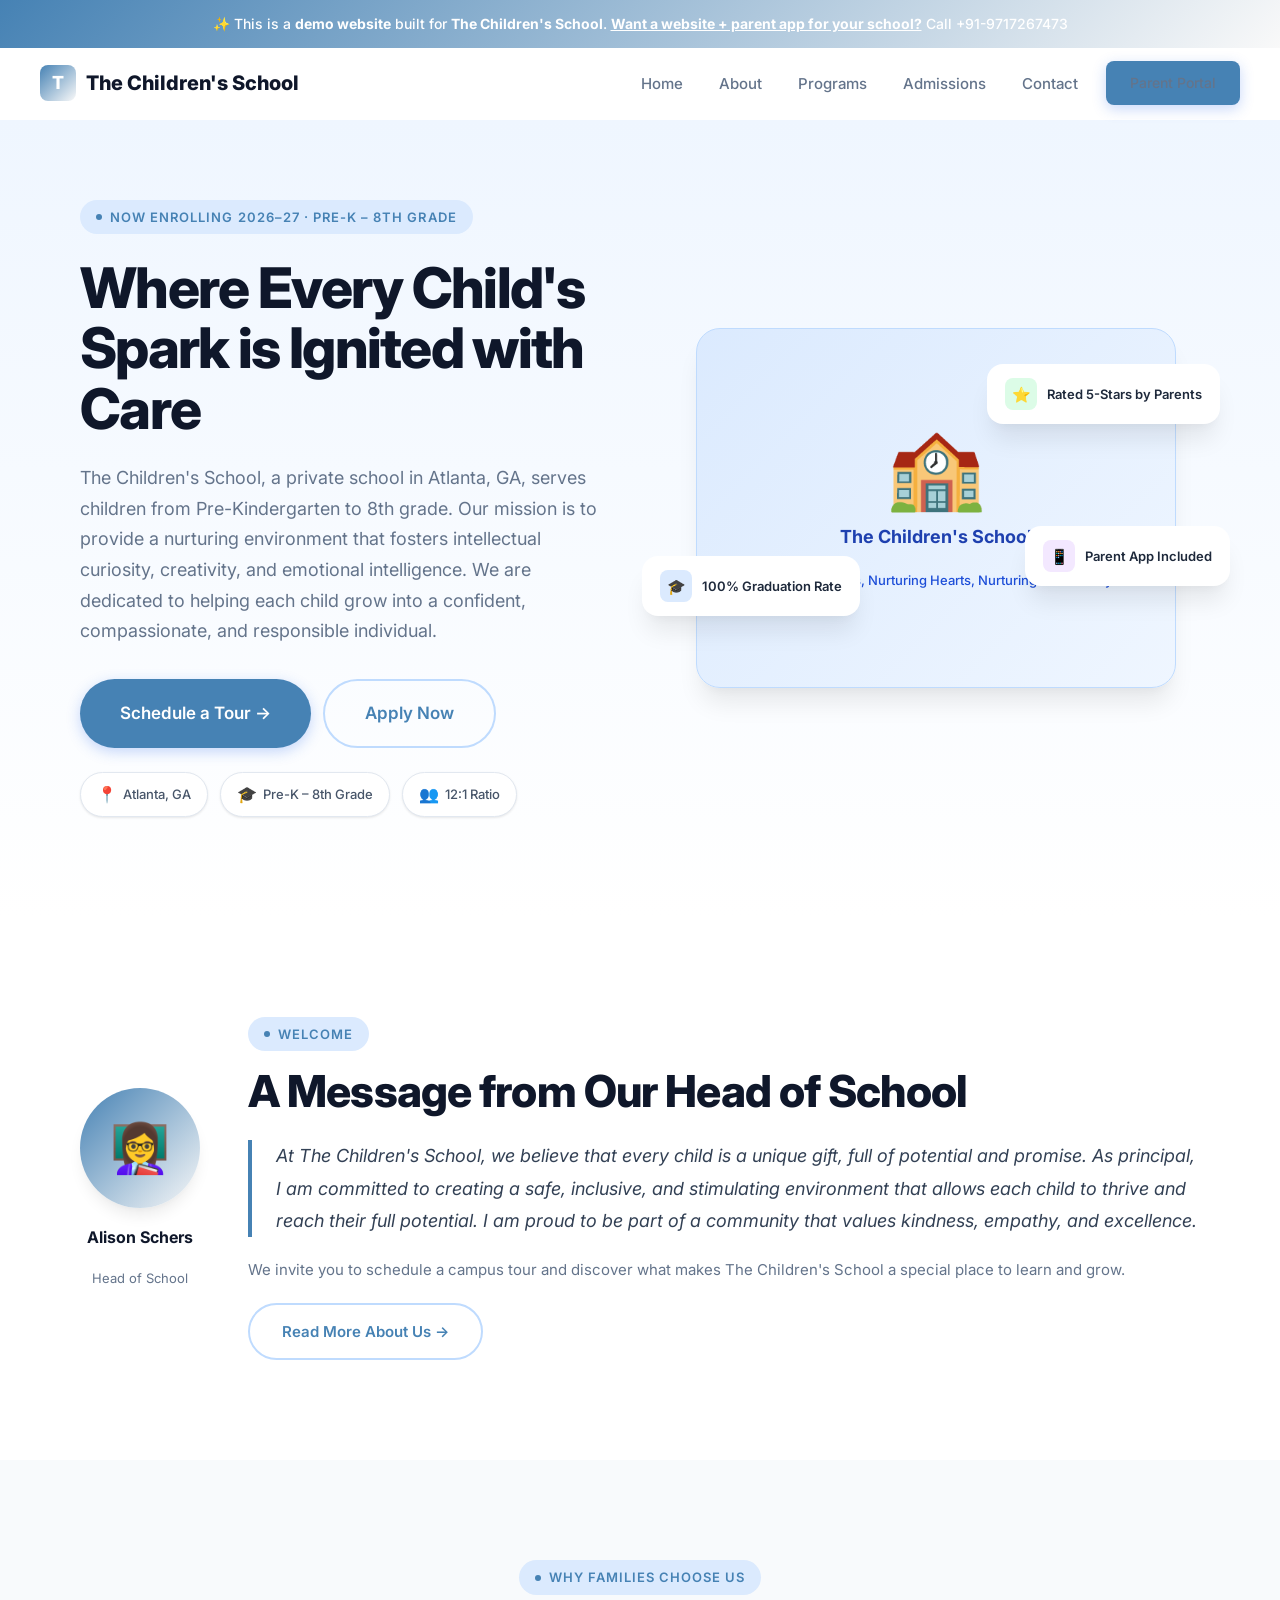
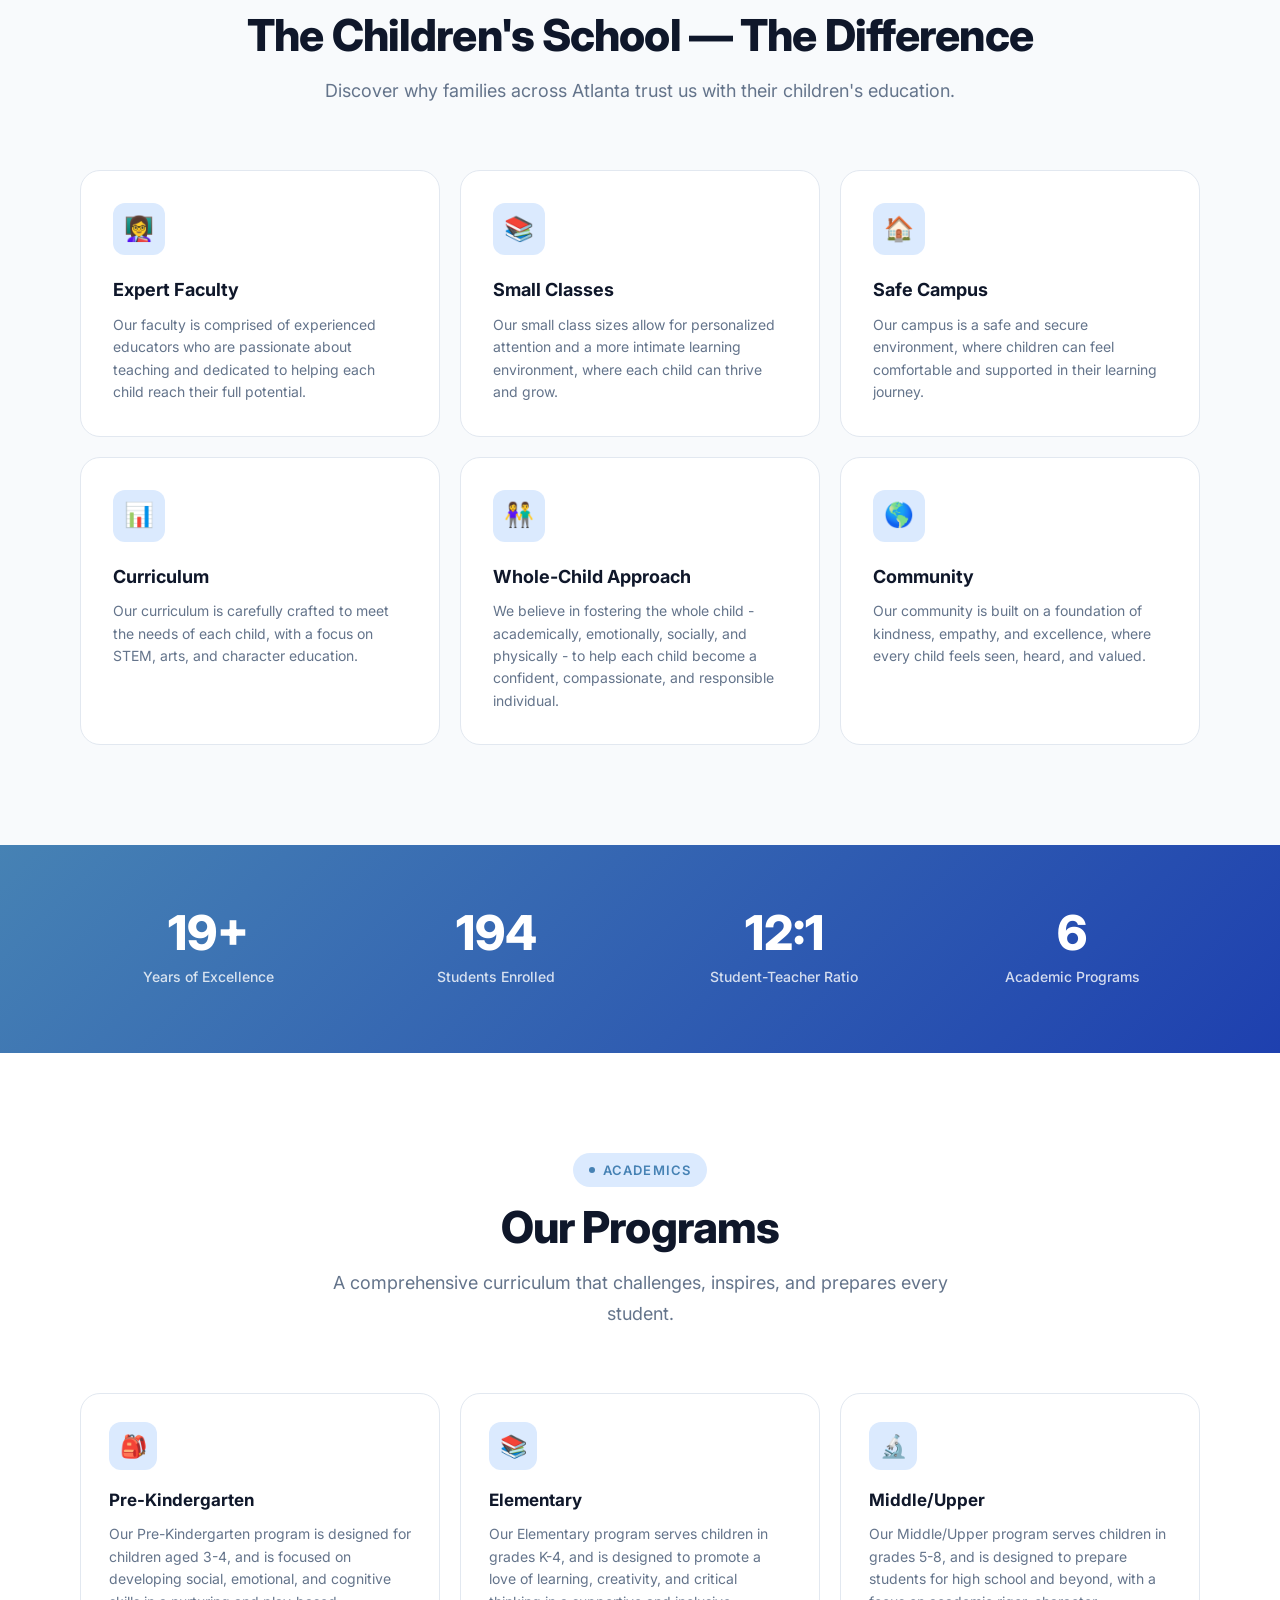
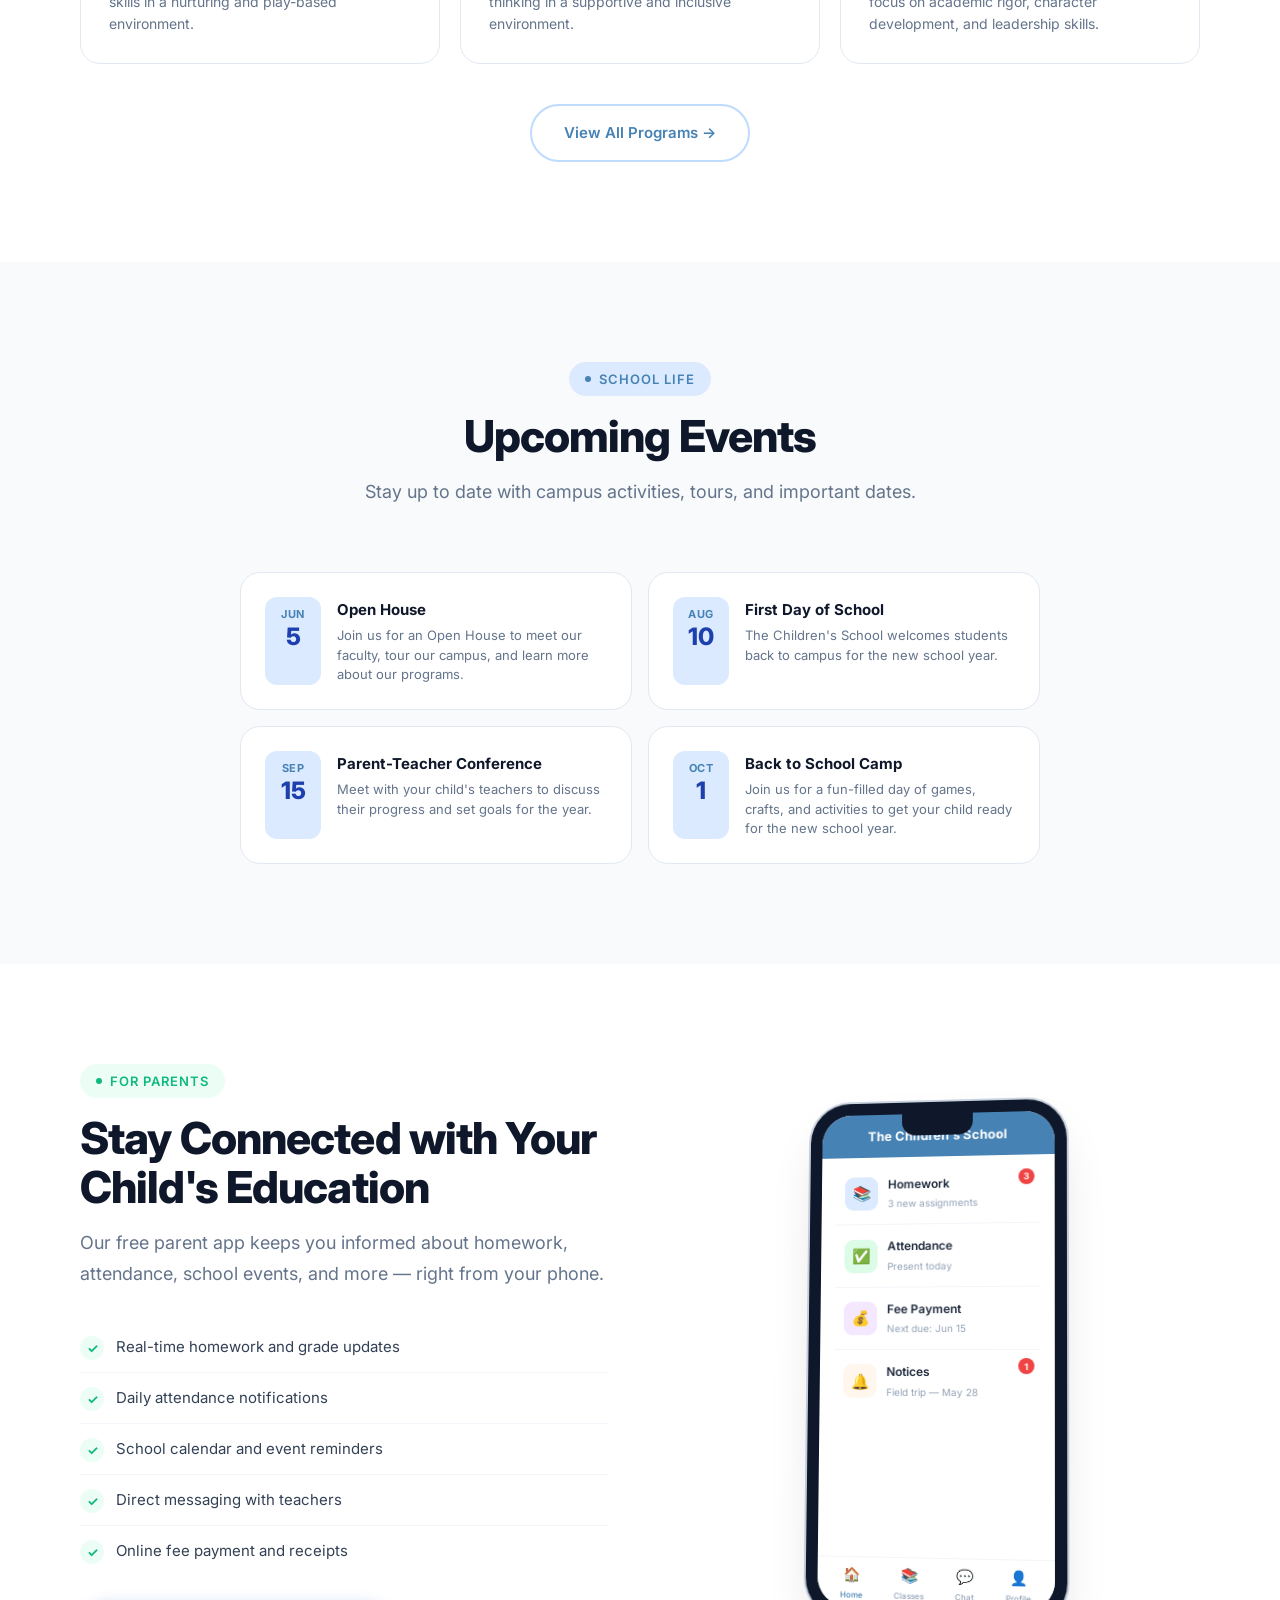
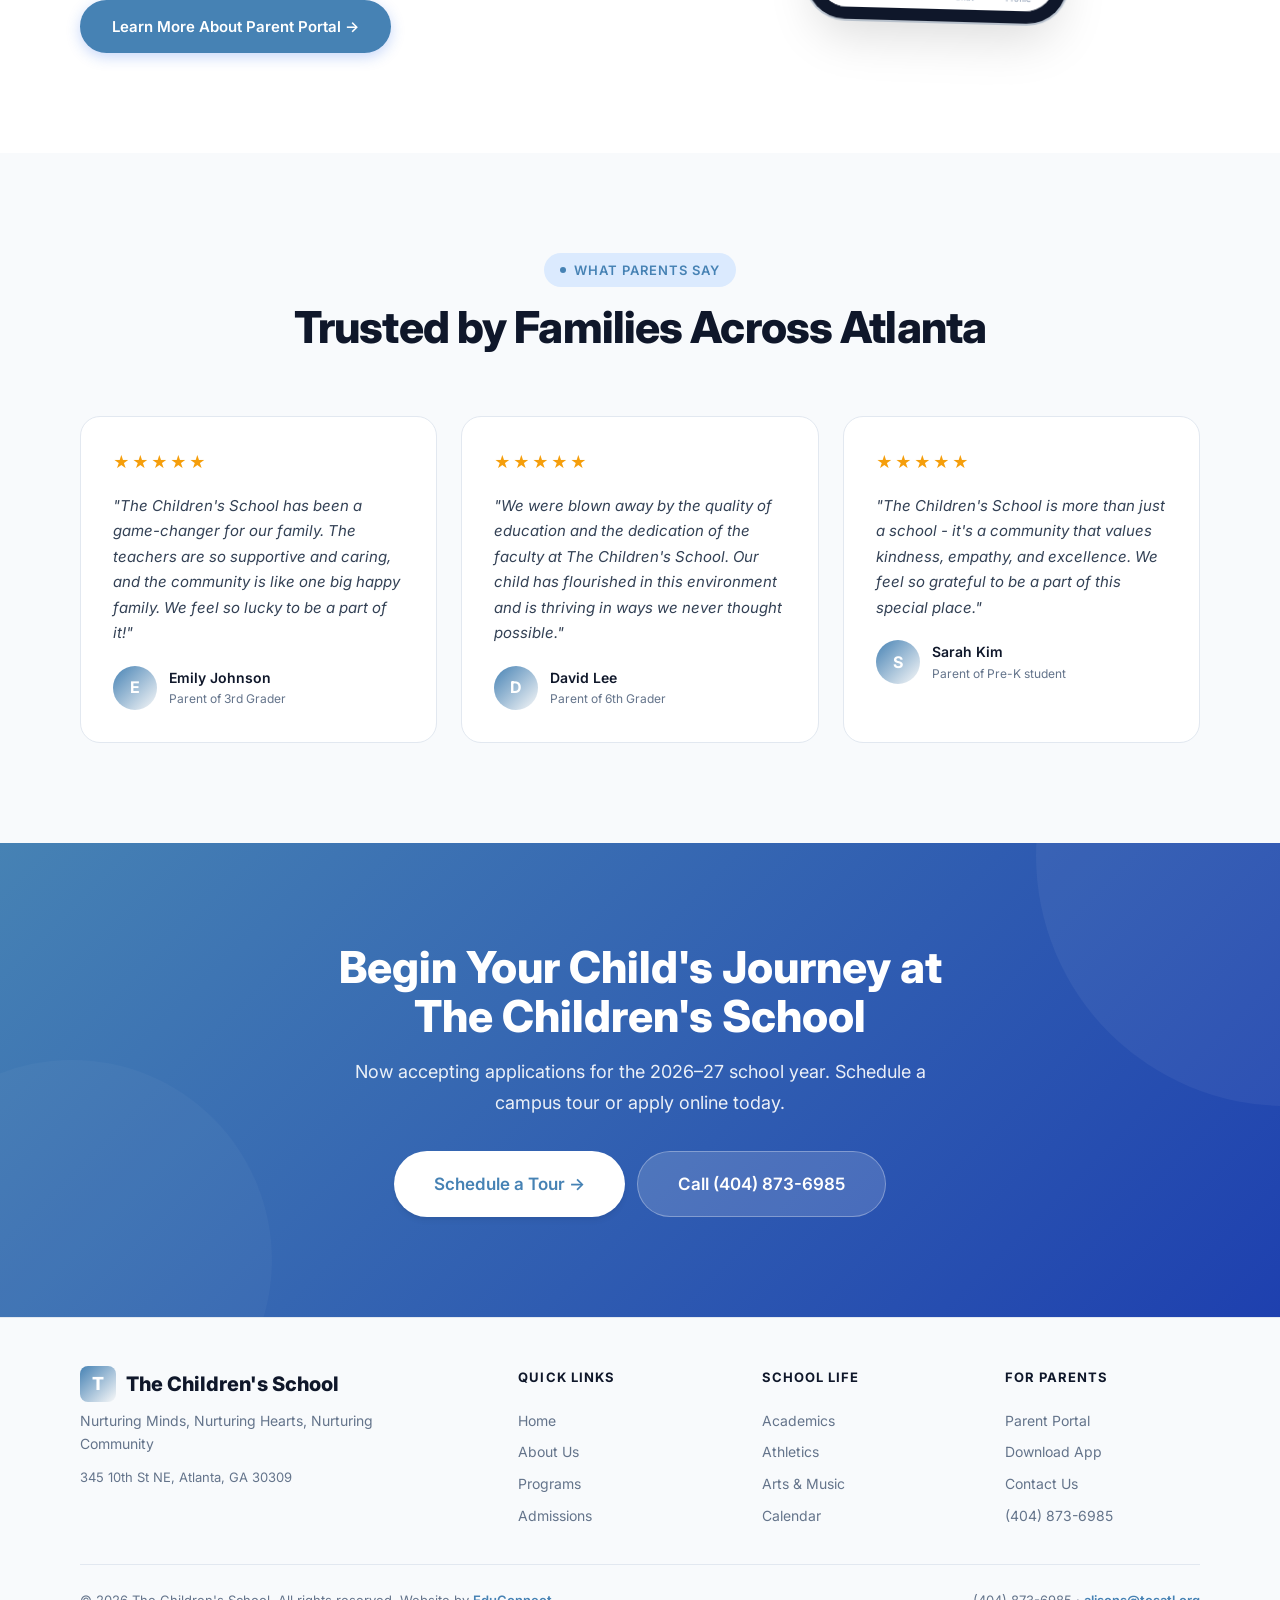
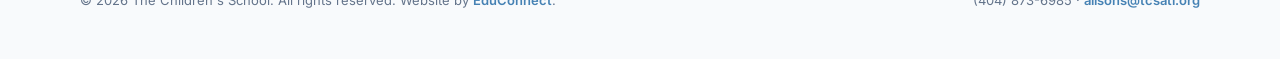
<file: index.html>
<!DOCTYPE html><html lang="en"><head>
  <meta charset="UTF-8"><meta name="viewport" content="width=device-width,initial-scale=1.0">
  <title>Home — The Children's School</title>
  <meta name="description" content="Home — The Children's School, a premier school in Atlanta, GA serving Pre-K – 8th Grade.">
  <meta property="og:title" content="Home — The Children's School"><meta property="og:type" content="website">
  <link rel="preconnect" href="https://fonts.googleapis.com"><link rel="preconnect" href="https://fonts.gstatic.com" crossorigin>
  <link href="https://fonts.googleapis.com/css2?family=Inter:wght@400;500;600;700;800&display=swap" rel="stylesheet">
  <link rel="stylesheet" href="/styles.css"><script src="/main.js" defer></script>
</head><body><div class="demo-banner">
  ✨ This is a <strong>demo website</strong> built for <strong>The Children's School</strong>.
  <a href="mailto:bhupender@myfirststepschool.com">Want a website + parent app for your school?</a> Call +91-9717267473
</div>
<nav class="navbar">
  <a href="/" class="logo"><span class="logo-icon">T</span>The Children's School</a>
  <div class="nav-links">
    <a href="/">Home</a>
    <a href="/about.html">About</a>
    <a href="/programs.html">Programs</a>
    <a href="/admissions.html">Admissions</a>
    <a href="/contact.html">Contact</a>
    <a href="/parents.html" class="btn btn-primary" style="padding:10px 24px;font-size:14px">Parent Portal</a>
  </div>
  <button class="hamburger" aria-label="Toggle menu"><span></span><span></span><span></span></button>
</nav><main>
<section class="hero"><div class="container"><div class="hero-inner">
  <div class="hero-content">
    <div class="badge animate-on-scroll mb-6">Now Enrolling 2026–27 · Pre-K – 8th Grade</div>
    <h1 class="heading-xl animate-on-scroll mb-6">Where Every Child's Spark is Ignited with Care</h1>
    <p class="text-lg text-muted animate-on-scroll mb-8">The Children's School, a private school in Atlanta, GA, serves children from Pre-Kindergarten to 8th grade. Our mission is to provide a nurturing environment that fosters intellectual curiosity, creativity, and emotional intelligence. We are dedicated to helping each child grow into a confident, compassionate, and responsible individual.</p>
    <div class="hero-actions animate-on-scroll">
      <a href="/admissions.html" class="btn btn-primary btn-lg">Schedule a Tour →</a>
      <a href="/admissions.html" class="btn btn-outline btn-lg">Apply Now</a>
    </div>
    <div class="hero-info-cards animate-on-scroll" style="margin-top:24px">
      <div class="info-chip"><span class="ic-icon">📍</span> Atlanta, GA</div>
      <div class="info-chip"><span class="ic-icon">🎓</span> Pre-K – 8th Grade</div>
      <div class="info-chip"><span class="ic-icon">👥</span> 12:1 Ratio</div>
    </div>
  </div>
  <div class="hero-visual animate-on-scroll">
    <div class="school-illustration"><div class="school-illustration-inner">
      <div class="school-building">🏫</div><h3>The Children's School</h3><p>Nurturing Minds, Nurturing Hearts, Nurturing Community</p>
    </div></div>
    <div class="float-card card-1"><div class="fc-icon green">⭐</div>Rated 5-Stars by Parents</div>
    <div class="float-card card-2"><div class="fc-icon blue">🎓</div>100% Graduation Rate</div>
    <div class="float-card card-3"><div class="fc-icon purple">📱</div>Parent App Included</div>
  </div>
</div></div></section>

<section class="welcome-section section-padding"><div class="container"><div class="welcome-grid">
  <div class="principal-card animate-on-scroll">
    <div class="principal-avatar">👩‍🏫</div>
    <div class="principal-name">Alison Schers</div><div class="principal-title">Head of School</div>
  </div>
  <div class="welcome-text animate-on-scroll">
    <div class="badge mb-4">Welcome</div>
    <h2 class="heading-lg mb-6">A Message from Our Head of School</h2>
    <blockquote>At The Children's School, we believe that every child is a unique gift, full of potential and promise. As principal, I am committed to creating a safe, inclusive, and stimulating environment that allows each child to thrive and reach their full potential. I am proud to be part of a community that values kindness, empathy, and excellence.</blockquote>
    <p>We invite you to schedule a campus tour and discover what makes The Children's School a special place to learn and grow.</p>
    <a href="/about.html" class="btn btn-outline" style="margin-top:20px">Read More About Us →</a>
  </div>
</div></div></section>

<section class="features-section section-padding"><div class="container">
  <div class="text-center mb-16">
    <div class="badge animate-on-scroll mb-4">Why Families Choose Us</div>
    <h2 class="heading-lg animate-on-scroll mb-4">The Children's School — The Difference</h2>
    <p class="text-lg text-muted max-w-lg mx-auto animate-on-scroll">Discover why families across Atlanta trust us with their children's education.</p>
  </div>
  <div class="features-grid">
      <div class="feature-card animate-on-scroll stagger-1">
        <div class="feature-icon">👩‍🏫</div><h3>Expert Faculty</h3><p>Our faculty is comprised of experienced educators who are passionate about teaching and dedicated to helping each child reach their full potential.</p>
      </div>
      <div class="feature-card animate-on-scroll stagger-2">
        <div class="feature-icon">📚</div><h3>Small Classes</h3><p>Our small class sizes allow for personalized attention and a more intimate learning environment, where each child can thrive and grow.</p>
      </div>
      <div class="feature-card animate-on-scroll stagger-3">
        <div class="feature-icon">🏠</div><h3>Safe Campus</h3><p>Our campus is a safe and secure environment, where children can feel comfortable and supported in their learning journey.</p>
      </div>
      <div class="feature-card animate-on-scroll stagger-4">
        <div class="feature-icon">📊</div><h3>Curriculum</h3><p>Our curriculum is carefully crafted to meet the needs of each child, with a focus on STEM, arts, and character education.</p>
      </div>
      <div class="feature-card animate-on-scroll stagger-5">
        <div class="feature-icon">👫</div><h3>Whole-Child Approach</h3><p>We believe in fostering the whole child - academically, emotionally, socially, and physically - to help each child become a confident, compassionate, and responsible individual.</p>
      </div>
      <div class="feature-card animate-on-scroll stagger-6">
        <div class="feature-icon">🌎</div><h3>Community</h3><p>Our community is built on a foundation of kindness, empathy, and excellence, where every child feels seen, heard, and valued.</p>
      </div></div>
</div></section>

<section class="stats-section"><div class="container"><div class="stats-grid">
  <div class="animate-on-scroll stagger-1"><div class="stat-value" data-count="20" data-suffix="+">0+</div><div class="stat-label">Years of Excellence</div></div>
  <div class="animate-on-scroll stagger-2"><div class="stat-value" data-count="200">0</div><div class="stat-label">Students Enrolled</div></div>
  <div class="animate-on-scroll stagger-3"><div class="stat-value">12:1</div><div class="stat-label">Student-Teacher Ratio</div></div>
  <div class="animate-on-scroll stagger-4"><div class="stat-value" data-count="6">0</div><div class="stat-label">Academic Programs</div></div>
</div></div></section>

<section class="programs-section section-padding"><div class="container">
  <div class="text-center mb-16">
    <div class="badge animate-on-scroll mb-4">Academics</div>
    <h2 class="heading-lg animate-on-scroll mb-4">Our Programs</h2>
    <p class="text-lg text-muted max-w-lg mx-auto animate-on-scroll">A comprehensive curriculum that challenges, inspires, and prepares every student.</p>
  </div>
  <div class="programs-grid">
      <div class="program-card animate-on-scroll stagger-1">
        <div class="program-icon">🎒</div><h3>Pre-Kindergarten</h3><p>Our Pre-Kindergarten program is designed for children aged 3-4, and is focused on developing social, emotional, and cognitive skills in a nurturing and play-based environment.</p>
      </div>
      <div class="program-card animate-on-scroll stagger-2">
        <div class="program-icon">📚</div><h3>Elementary</h3><p>Our Elementary program serves children in grades K-4, and is designed to promote a love of learning, creativity, and critical thinking in a supportive and inclusive environment.</p>
      </div>
      <div class="program-card animate-on-scroll stagger-3">
        <div class="program-icon">🔬</div><h3>Middle/Upper</h3><p>Our Middle/Upper program serves children in grades 5-8, and is designed to prepare students for high school and beyond, with a focus on academic rigor, character development, and leadership skills.</p>
      </div></div>
  <div class="text-center animate-on-scroll" style="margin-top:40px"><a href="/programs.html" class="btn btn-outline">View All Programs →</a></div>
</div></section>

<section class="events-section section-padding"><div class="container">
  <div class="text-center mb-16">
    <div class="badge animate-on-scroll mb-4">School Life</div>
    <h2 class="heading-lg animate-on-scroll mb-4">Upcoming Events</h2>
    <p class="text-lg text-muted max-w-lg mx-auto animate-on-scroll">Stay up to date with campus activities, tours, and important dates.</p>
  </div>
  <div class="events-grid"><div class="event-card animate-on-scroll stagger-1">
        <div class="event-date"><div class="month">Jun</div><div class="day">5</div></div>
        <div class="event-info"><h4>Open House</h4><p>Join us for an Open House to meet our faculty, tour our campus, and learn more about our programs.</p></div>
      </div><div class="event-card animate-on-scroll stagger-2">
        <div class="event-date"><div class="month">Aug</div><div class="day">10</div></div>
        <div class="event-info"><h4>First Day of School</h4><p>The Children's School welcomes students back to campus for the new school year.</p></div>
      </div><div class="event-card animate-on-scroll stagger-3">
        <div class="event-date"><div class="month">Sep</div><div class="day">15</div></div>
        <div class="event-info"><h4>Parent-Teacher Conference</h4><p>Meet with your child's teachers to discuss their progress and set goals for the year.</p></div>
      </div><div class="event-card animate-on-scroll stagger-4">
        <div class="event-date"><div class="month">Oct</div><div class="day">1</div></div>
        <div class="event-info"><h4>Back to School Camp</h4><p>Join us for a fun-filled day of games, crafts, and activities to get your child ready for the new school year.</p></div>
      </div></div>
</div></section>

<section class="portal-section section-padding"><div class="container"><div class="portal-grid">
  <div>
    <div class="badge accent animate-on-scroll mb-4">For Parents</div>
    <h2 class="heading-lg animate-on-scroll mb-4">Stay Connected with Your Child's Education</h2>
    <p class="text-lg text-muted animate-on-scroll mb-8">Our free parent app keeps you informed about homework, attendance, school events, and more — right from your phone.</p>
    <ul class="portal-features animate-on-scroll">
      <li><span class="pf-icon">✓</span>Real-time homework and grade updates</li>
      <li><span class="pf-icon">✓</span>Daily attendance notifications</li>
      <li><span class="pf-icon">✓</span>School calendar and event reminders</li>
      <li><span class="pf-icon">✓</span>Direct messaging with teachers</li>
      <li><span class="pf-icon">✓</span>Online fee payment and receipts</li>
    </ul>
    <a href="/parents.html" class="btn btn-primary animate-on-scroll" style="margin-top:24px">Learn More About Parent Portal →</a>
  </div>
  <div class="animate-on-scroll" style="display:flex;justify-content:center">
    <div class="phone-mockup"><div class="phone-screen">
      <div class="phone-status-bar">The Children's School</div>
      <div class="phone-screen-content">
        <div class="phone-nav-item"><div class="phone-nav-icon blue">📚</div><div><div class="phone-nav-label">Homework</div><div class="phone-nav-sub">3 new assignments</div></div><div class="phone-badge">3</div></div>
        <div class="phone-nav-item"><div class="phone-nav-icon green">✅</div><div><div class="phone-nav-label">Attendance</div><div class="phone-nav-sub">Present today</div></div></div>
        <div class="phone-nav-item"><div class="phone-nav-icon purple">💰</div><div><div class="phone-nav-label">Fee Payment</div><div class="phone-nav-sub">Next due: Jun 15</div></div></div>
        <div class="phone-nav-item"><div class="phone-nav-icon orange">🔔</div><div><div class="phone-nav-label">Notices</div><div class="phone-nav-sub">Field trip — May 28</div></div><div class="phone-badge">1</div></div>
      </div>
      <div class="phone-bottom-bar">
        <div class="phone-tab active"><div style="font-size:14px">🏠</div>Home</div>
        <div class="phone-tab"><div style="font-size:14px">📚</div>Classes</div>
        <div class="phone-tab"><div style="font-size:14px">💬</div>Chat</div>
        <div class="phone-tab"><div style="font-size:14px">👤</div>Profile</div>
      </div>
    </div></div>
  </div>
</div></div></section>

<section class="testimonials-section section-padding"><div class="container">
  <div class="text-center mb-16">
    <div class="badge animate-on-scroll mb-4">What Parents Say</div>
    <h2 class="heading-lg animate-on-scroll mb-4">Trusted by Families Across Atlanta</h2>
  </div>
  <div class="testimonials-grid">
      <div class="testimonial-card animate-on-scroll stagger-1">
        <div class="stars"><span class="star">★</span><span class="star">★</span><span class="star">★</span><span class="star">★</span><span class="star">★</span></div>
        <p class="testimonial-text">"The Children's School has been a game-changer for our family. The teachers are so supportive and caring, and the community is like one big happy family. We feel so lucky to be a part of it!"</p>
        <div class="testimonial-author"><div class="author-avatar">E</div>
        <div class="author-info"><div class="author-name">Emily Johnson</div><div class="author-role">Parent of 3rd Grader</div></div></div>
      </div>
      <div class="testimonial-card animate-on-scroll stagger-2">
        <div class="stars"><span class="star">★</span><span class="star">★</span><span class="star">★</span><span class="star">★</span><span class="star">★</span></div>
        <p class="testimonial-text">"We were blown away by the quality of education and the dedication of the faculty at The Children's School. Our child has flourished in this environment and is thriving in ways we never thought possible."</p>
        <div class="testimonial-author"><div class="author-avatar">D</div>
        <div class="author-info"><div class="author-name">David Lee</div><div class="author-role">Parent of 6th Grader</div></div></div>
      </div>
      <div class="testimonial-card animate-on-scroll stagger-3">
        <div class="stars"><span class="star">★</span><span class="star">★</span><span class="star">★</span><span class="star">★</span><span class="star">★</span></div>
        <p class="testimonial-text">"The Children's School is more than just a school - it's a community that values kindness, empathy, and excellence. We feel so grateful to be a part of this special place."</p>
        <div class="testimonial-author"><div class="author-avatar">S</div>
        <div class="author-info"><div class="author-name">Sarah Kim</div><div class="author-role">Parent of Pre-K student</div></div></div>
      </div></div>
</div></section>

<section class="cta-section"><div class="container"><div class="cta-content animate-on-scroll">
  <h2>Begin Your Child's Journey at The Children's School</h2>
  <p>Now accepting applications for the 2026–27 school year. Schedule a campus tour or apply online today.</p>
  <div class="cta-actions">
    <a href="/admissions.html" class="btn btn-white btn-lg">Schedule a Tour →</a>
    <a href="tel:(404) 873-6985" class="btn btn-lg" style="background:rgba(255,255,255,.15);color:white;border:1px solid rgba(255,255,255,.3)">Call (404) 873-6985</a>
  </div>
</div></div></section>
</main><footer class="footer">
  <div class="container">
    <div class="footer-grid">
      <div class="footer-brand">
        <div class="logo" style="margin-bottom:8px"><span class="logo-icon">T</span>The Children's School</div>
        <p>Nurturing Minds, Nurturing Hearts, Nurturing Community</p>
        <p style="margin-top:12px;font-size:13px">345 10th St NE, Atlanta, GA 30309</p>
      </div>
      <div class="footer-col"><h4>Quick Links</h4><a href="/">Home</a><a href="/about.html">About Us</a><a href="/programs.html">Programs</a><a href="/admissions.html">Admissions</a></div>
      <div class="footer-col"><h4>School Life</h4><a href="/programs.html">Academics</a><a href="/programs.html">Athletics</a><a href="/programs.html">Arts &amp; Music</a><a href="/contact.html">Calendar</a></div>
      <div class="footer-col"><h4>For Parents</h4><a href="/parents.html">Parent Portal</a><a href="/parents.html">Download App</a><a href="/contact.html">Contact Us</a><a href="tel:(404) 873-6985">(404) 873-6985</a></div>
    </div>
    <div class="footer-bottom">
      <p>&copy; 2026 The Children's School. All rights reserved. Website by <a href="mailto:bhupender@myfirststepschool.com">EduConnect</a>.</p>
      <p>(404) 873-6985 &middot; <a href="mailto:alisons@tcsatl.org">alisons@tcsatl.org</a></p>
    </div>
  </div>
</footer></body></html>
</file>
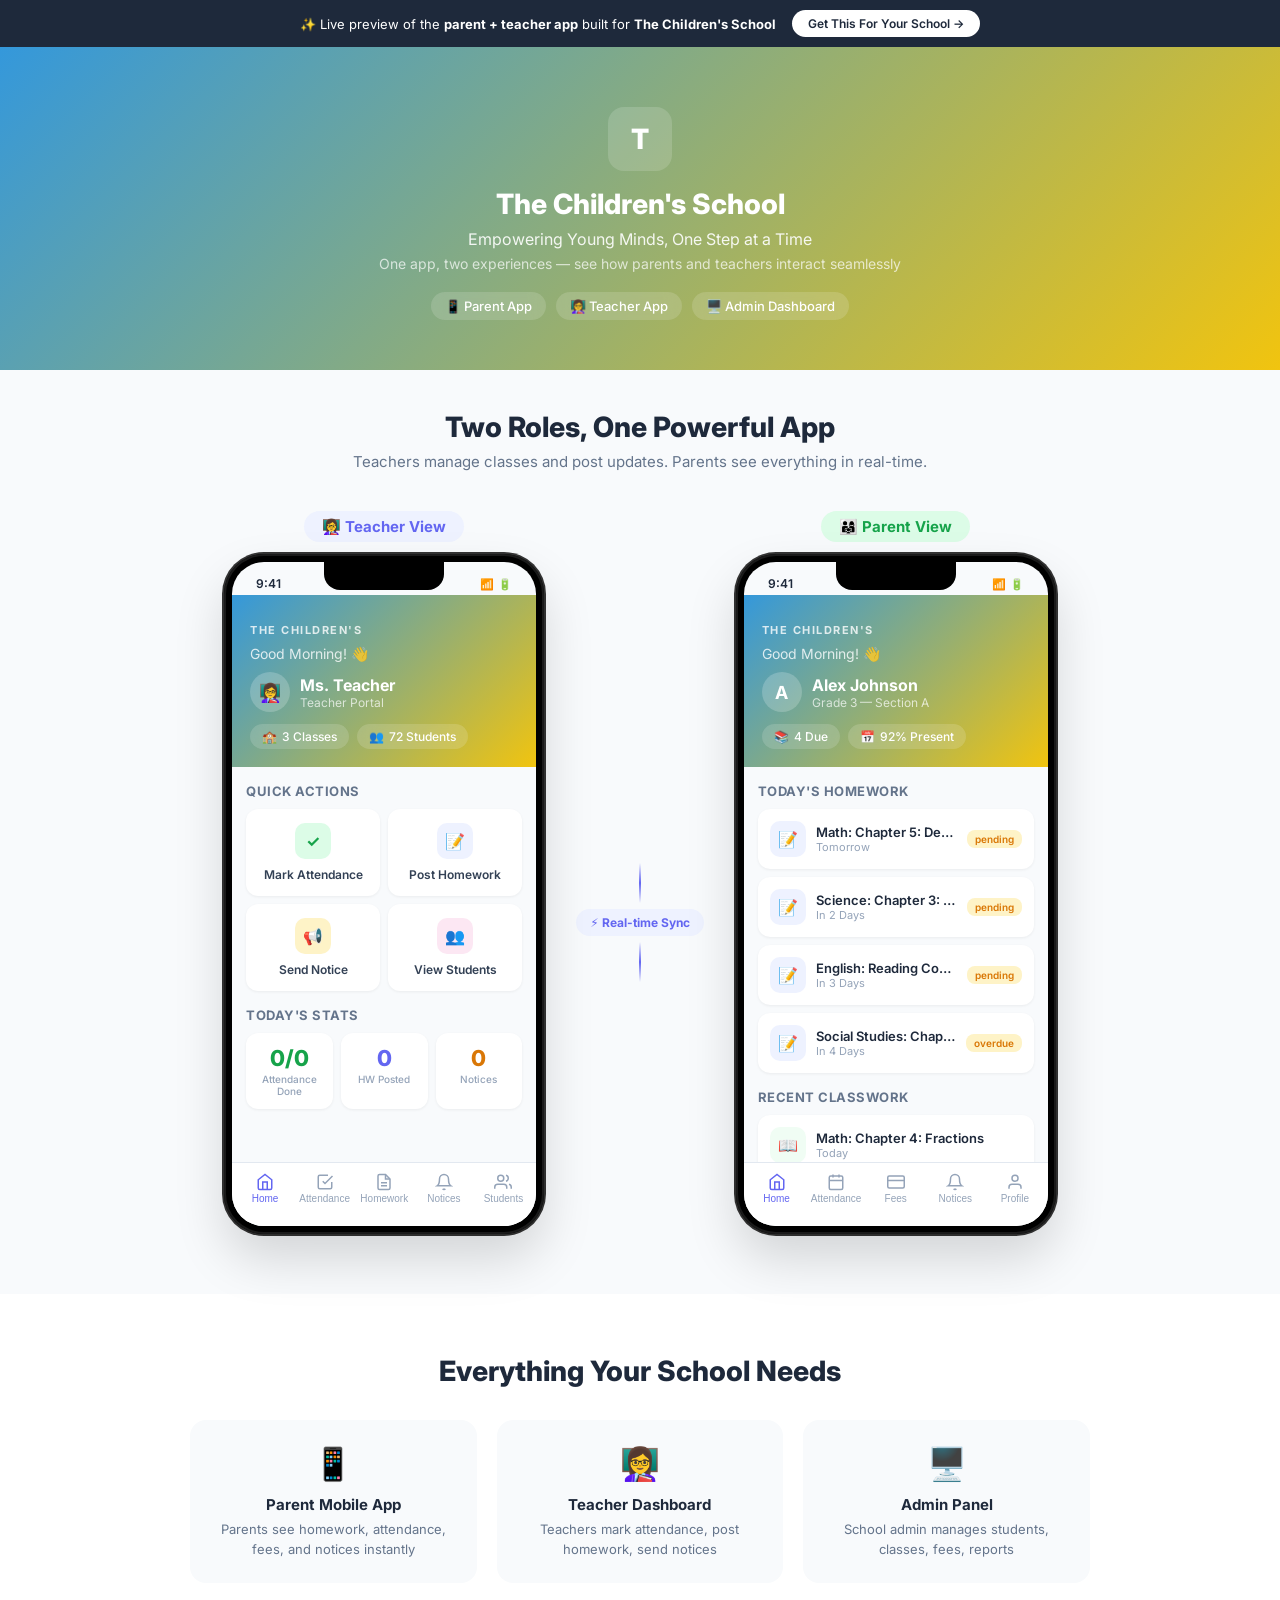
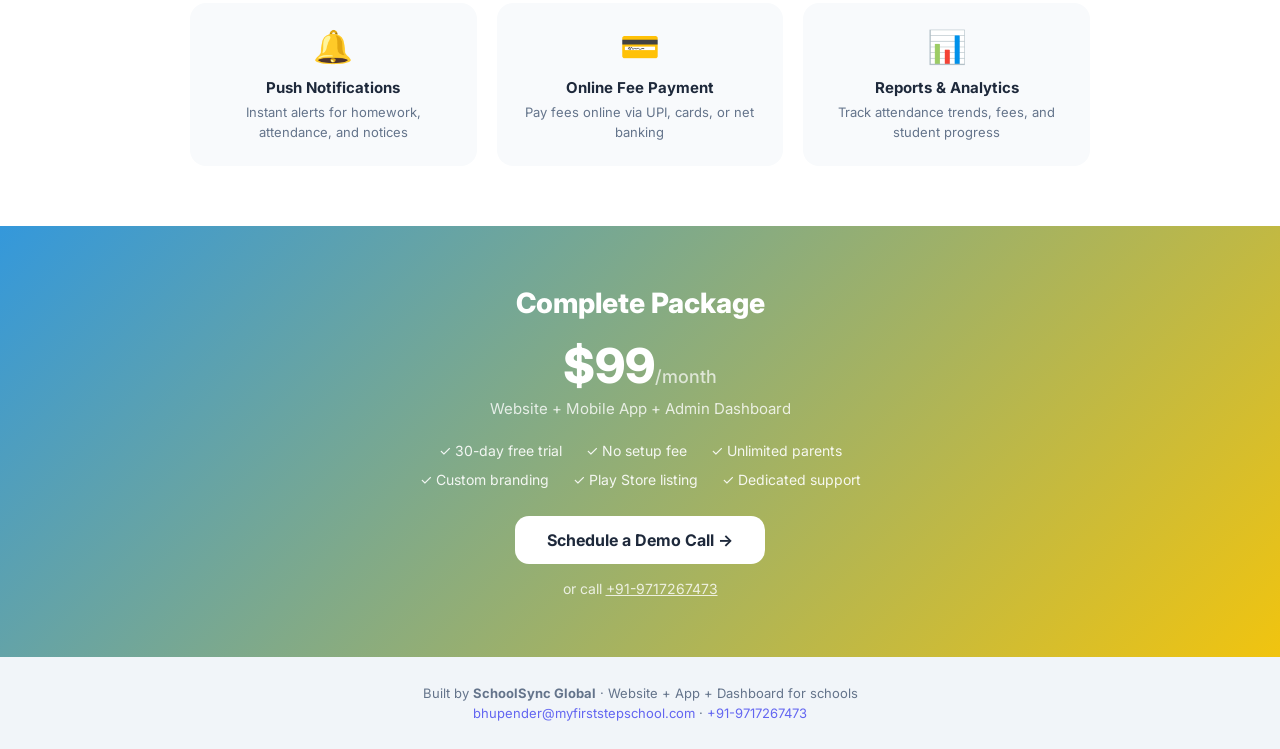
<file: app/index.html>
<!DOCTYPE html>
<html lang="en">
<head>
  <meta charset="UTF-8">
  <meta name="viewport" content="width=device-width,initial-scale=1.0">
  <title>The Children's School — App Preview</title>
  <meta name="description" content="See how the The Children's School parent &amp; teacher app would look. Homework, attendance, fees, notices — all in one app.">
  <link rel="preconnect" href="https://fonts.googleapis.com">
  <link rel="preconnect" href="https://fonts.gstatic.com" crossorigin>
  <link href="https://fonts.googleapis.com/css2?family=Inter:wght@400;500;600;700;800&display=swap" rel="stylesheet">
  <link rel="stylesheet" href="/app/styles.css">
</head>
<body>
  <!-- Top banner -->
  <div class="demo-banner">
    <div class="banner-inner">
      <span>✨ Live preview of the <strong>parent + teacher app</strong> built for <strong>The Children's School</strong></span>
      <a href="mailto:bhupender@myfirststepschool.com" class="banner-cta">Get This For Your School →</a>
    </div>
  </div>

  <!-- Hero section -->
  <div class="hero-section" style="background:linear-gradient(135deg,#3498db,#f1c40f)">
    <div class="hero-content">
      <div class="hero-logo" style="background:rgba(255,255,255,.15)">T</div>
      <h1>The Children's School</h1>
      <p class="hero-tagline">Empowering Young Minds, One Step at a Time</p>
      <p class="hero-desc">One app, two experiences — see how parents and teachers interact seamlessly</p>
      <div class="hero-badges">
        <span class="hero-badge">📱 Parent App</span>
        <span class="hero-badge">👩‍🏫 Teacher App</span>
        <span class="hero-badge">🖥️ Admin Dashboard</span>
      </div>
    </div>
  </div>

  <!-- Dual Phone Section -->
  <div class="phones-section">
    <div class="phones-header">
      <h2>Two Roles, One Powerful App</h2>
      <p>Teachers manage classes and post updates. Parents see everything in real-time.</p>
    </div>

    <div class="phones-container">
      <!-- TEACHER PHONE -->
      <div class="phone-wrapper">
        <div class="phone-label teacher-label">👩‍🏫 Teacher View</div>
        <div class="phone-frame" id="teacher-phone">
          <div class="phone-notch"></div>
          <div class="phone-screen">
            <div class="status-bar">
              <span class="time">9:41</span>
              <div class="status-icons"><span>📶</span><span>🔋</span></div>
            </div>

            <!-- Teacher: Dashboard -->
            <div class="app-screen active" data-screen="t-dashboard" data-phone="teacher">
              <div class="screen-hero" style="background:linear-gradient(135deg,#3498db,#f1c40f)">
                <div class="app-name-bar">The Children's</div>
                <div class="hero-greeting">Good Morning! 👋</div>
                <div class="hero-student">
                  <div class="student-avatar">👩‍🏫</div>
                  <div>
                    <div class="student-name">Ms. Teacher</div>
                    <div class="student-class">Teacher Portal</div>
                  </div>
                </div>
                <div class="hero-chips">
                  <div class="glass-chip"><span>🏫</span> 3 Classes</div>
                  <div class="glass-chip"><span>👥</span> 72 Students</div>
                </div>
              </div>
              <div class="screen-body">
                <div class="section-label">Quick Actions</div>
                <div class="quick-actions">
                  <div class="action-card" data-goto="t-attendance">
                    <div class="action-icon" style="background:#DCFCE7;color:#16A34A">✓</div>
                    <span>Mark Attendance</span>
                  </div>
                  <div class="action-card" data-goto="t-homework">
                    <div class="action-icon" style="background:#EEF2FF;color:#6366F1">📝</div>
                    <span>Post Homework</span>
                  </div>
                  <div class="action-card" data-goto="t-notices">
                    <div class="action-icon" style="background:#FEF3C7;color:#D97706">📢</div>
                    <span>Send Notice</span>
                  </div>
                  <div class="action-card" data-goto="t-students">
                    <div class="action-icon" style="background:#FCE7F3;color:#DB2777">👥</div>
                    <span>View Students</span>
                  </div>
                </div>
                <div class="section-label" style="margin-top:16px">Today's Stats</div>
                <div class="stats-row">
                  <div class="stat-card"><div class="stat-num" style="color:#16A34A">0/0</div><div class="stat-lbl">Attendance Done</div></div>
                  <div class="stat-card"><div class="stat-num" style="color:#6366F1">0</div><div class="stat-lbl">HW Posted</div></div>
                  <div class="stat-card"><div class="stat-num" style="color:#D97706">0</div><div class="stat-lbl">Notices</div></div>
                </div>
              </div>
            </div>

            <!-- Teacher: Mark Attendance -->
            <div class="app-screen" data-screen="t-attendance" data-phone="teacher">
              <div class="screen-hero compact" style="background:linear-gradient(135deg,#3498db,#f1c40f)">
                <div class="app-name-bar">The Children's</div>
                <div class="screen-title">Mark Attendance</div>
                <div class="screen-subtitle">Monday, May 25, 2026</div>
              </div>
              <div class="screen-body">
                <div class="class-selector"><div class="class-chip active">Grade 3-A</div><div class="class-chip">Grade 3-B</div><div class="class-chip">Grade 4-A</div></div>
                <div class="attendance-toolbar">
                  <button class="att-btn present-btn">All Present</button>
                  <button class="att-btn absent-btn">All Absent</button>
                </div>
                <div id="teacher-attendance-list" class="card-list"></div>
              </div>
            </div>

            <!-- Teacher: Post Homework -->
            <div class="app-screen" data-screen="t-homework" data-phone="teacher">
              <div class="screen-hero compact" style="background:linear-gradient(135deg,#3498db,#f1c40f)">
                <div class="app-name-bar">The Children's</div>
                <div class="screen-title">Homework</div>
                <div class="screen-subtitle">Post &amp; Manage</div>
              </div>
              <div class="screen-body">
                <div class="form-area">
                  <div class="form-group"><label class="form-label">Class</label><div class="form-select">Grade 3 — Section A</div></div>
                  <div class="form-group"><label class="form-label">Subject</label><div class="form-select">Mathematics</div></div>
                  <div class="form-group"><label class="form-label">Title</label><div class="form-input-demo">Chapter 5 — Fractions Practice</div></div>
                  <div class="form-group"><label class="form-label">Due Date</label><div class="form-input-demo">Tomorrow</div></div>
                  <button class="submit-btn" style="background:#3498db">📤 Post Homework</button>
                </div>
                <div class="section-label" style="margin-top:16px">Recently Posted</div>
                <div id="teacher-hw-list" class="card-list"></div>
              </div>
            </div>

            <!-- Teacher: Send Notice -->
            <div class="app-screen" data-screen="t-notices" data-phone="teacher">
              <div class="screen-hero compact" style="background:linear-gradient(135deg,#3498db,#f1c40f)">
                <div class="app-name-bar">The Children's</div>
                <div class="screen-title">Notices</div>
                <div class="screen-subtitle">Post Announcements</div>
              </div>
              <div class="screen-body">
                <div class="form-area">
                  <div class="form-group"><label class="form-label">Target</label><div class="class-selector"><div class="class-chip active">All Classes</div><div class="class-chip">3-A</div><div class="class-chip">3-B</div></div></div>
                  <div class="form-group"><label class="form-label">Title</label><div class="form-input-demo">Annual Day Celebration</div></div>
                  <div class="form-group"><label class="form-label">Message</label><div class="form-textarea-demo">Our Annual Day will be held on June 15th. All parents are invited.</div></div>
                  <button class="submit-btn" style="background:#3498db">📢 Post Notice</button>
                </div>
                <div class="section-label" style="margin-top:16px">Recent</div>
                <div id="teacher-notices-list" class="card-list"></div>
              </div>
            </div>

            <!-- Teacher: Students -->
            <div class="app-screen" data-screen="t-students" data-phone="teacher">
              <div class="screen-hero compact" style="background:linear-gradient(135deg,#3498db,#f1c40f)">
                <div class="app-name-bar">The Children's</div>
                <div class="screen-title">Students</div>
                <div class="screen-subtitle">Class Directory</div>
              </div>
              <div class="screen-body">
                <div class="class-selector"><div class="class-chip active">Grade 3-A</div><div class="class-chip">Grade 3-B</div><div class="class-chip">Grade 4-A</div></div>
                <div class="search-bar"><span>🔍</span><span class="search-text">Search students...</span></div>
                <div id="teacher-students-list" class="card-list"></div>
              </div>
            </div>

            <div class="tab-bar">
              <button class="tab active" data-tab="t-dashboard" data-phone="teacher"><svg width="20" height="20" viewBox="0 0 24 24" fill="none" stroke="currentColor" stroke-width="2"><path d="M3 9l9-7 9 7v11a2 2 0 01-2 2H5a2 2 0 01-2-2z"/><polyline points="9 22 9 12 15 12 15 22"/></svg><span>Home</span></button>
              <button class="tab" data-tab="t-attendance" data-phone="teacher"><svg width="20" height="20" viewBox="0 0 24 24" fill="none" stroke="currentColor" stroke-width="2"><path d="M9 11l3 3L22 4"/><path d="M21 12v7a2 2 0 01-2 2H5a2 2 0 01-2-2V5a2 2 0 012-2h11"/></svg><span>Attendance</span></button>
              <button class="tab" data-tab="t-homework" data-phone="teacher"><svg width="20" height="20" viewBox="0 0 24 24" fill="none" stroke="currentColor" stroke-width="2"><path d="M14 2H6a2 2 0 00-2 2v16a2 2 0 002 2h12a2 2 0 002-2V8z"/><polyline points="14 2 14 8 20 8"/><line x1="16" y1="13" x2="8" y2="13"/><line x1="16" y1="17" x2="8" y2="17"/></svg><span>Homework</span></button>
              <button class="tab" data-tab="t-notices" data-phone="teacher"><svg width="20" height="20" viewBox="0 0 24 24" fill="none" stroke="currentColor" stroke-width="2"><path d="M18 8A6 6 0 006 8c0 7-3 9-3 9h18s-3-2-3-9"/><path d="M13.73 21a2 2 0 01-3.46 0"/></svg><span>Notices</span></button>
              <button class="tab" data-tab="t-students" data-phone="teacher"><svg width="20" height="20" viewBox="0 0 24 24" fill="none" stroke="currentColor" stroke-width="2"><path d="M17 21v-2a4 4 0 00-4-4H5a4 4 0 00-4 4v2"/><circle cx="9" cy="7" r="4"/><path d="M23 21v-2a4 4 0 00-3-3.87"/><path d="M16 3.13a4 4 0 010 7.75"/></svg><span>Students</span></button>
            </div>
          </div>
        </div>
      </div>

      <!-- Sync indicator -->
      <div class="sync-arrow">
        <div class="sync-line"></div>
        <div class="sync-badge">⚡ Real-time Sync</div>
        <div class="sync-line"></div>
      </div>

      <!-- PARENT PHONE -->
      <div class="phone-wrapper">
        <div class="phone-label parent-label">👨‍👩‍👧 Parent View</div>
        <div class="phone-frame" id="parent-phone">
          <div class="phone-notch"></div>
          <div class="phone-screen">
            <div class="status-bar">
              <span class="time">9:41</span>
              <div class="status-icons"><span>📶</span><span>🔋</span></div>
            </div>

            <!-- Parent: Home -->
            <div class="app-screen active" data-screen="p-home" data-phone="parent">
              <div class="screen-hero" style="background:linear-gradient(135deg,#3498db,#f1c40f)">
                <div class="app-name-bar">The Children's</div>
                <div class="hero-greeting">Good Morning! 👋</div>
                <div class="hero-student">
                  <div class="student-avatar">A</div>
                  <div><div class="student-name">Alex Johnson</div><div class="student-class">Grade 3 — Section A</div></div>
                </div>
                <div class="hero-chips">
                  <div class="glass-chip"><span>📚</span> 4 Due</div>
                  <div class="glass-chip"><span>📅</span> 92% Present</div>
                </div>
              </div>
              <div class="screen-body">
                <div class="section-label">Today's Homework</div>
                <div id="homework-list" class="card-list"></div>
                <div class="section-label" style="margin-top:16px">Recent Classwork</div>
                <div id="classwork-list" class="card-list"></div>
              </div>
            </div>

            <!-- Parent: Attendance -->
            <div class="app-screen" data-screen="p-attendance" data-phone="parent">
              <div class="screen-hero compact" style="background:linear-gradient(135deg,#3498db,#f1c40f)">
                <div class="app-name-bar">The Children's</div>
                <div class="screen-title">Attendance</div>
                <div class="screen-subtitle">May Summary</div>
              </div>
              <div class="screen-body">
                <div class="attendance-ring-area"><div class="ring-container"><svg class="progress-ring" viewBox="0 0 120 120"><circle class="ring-bg" cx="60" cy="60" r="52"/><circle class="ring-progress" cx="60" cy="60" r="52" stroke="#3498db" stroke-dasharray="326.7" stroke-dashoffset="26"/></svg><div class="ring-label">92%</div></div></div>
                <div class="attendance-stats">
                  <div class="att-stat present"><div class="att-num">22</div><div class="att-label">Present</div></div>
                  <div class="att-stat absent"><div class="att-num">2</div><div class="att-label">Absent</div></div>
                  <div class="att-stat other"><div class="att-num">4</div><div class="att-label">Holiday</div></div>
                </div>
                <div class="section-label">Recent Absences</div>
                <div id="absences-list" class="card-list"></div>
              </div>
            </div>

            <!-- Parent: Fees -->
            <div class="app-screen" data-screen="p-fees" data-phone="parent">
              <div class="screen-hero compact" style="background:linear-gradient(135deg,#3498db,#f1c40f)">
                <div class="app-name-bar">The Children's</div>
                <div class="screen-title">Fees</div>
                <div class="screen-subtitle">Payment Summary</div>
              </div>
              <div class="screen-body">
                <div class="fee-summary"><div class="fee-total"><div class="fee-amount">$2,000</div><div class="fee-label">Total This Term</div></div><div class="fee-chips"><div class="fee-chip paid"><span>✓</span> <span>2</span> Paid</div><div class="fee-chip pending"><span>!</span> <span>2</span> Pending</div></div></div>
                <div class="section-label">Fee Details</div>
                <div id="fees-list" class="card-list"></div>
              </div>
            </div>

            <!-- Parent: Notices -->
            <div class="app-screen" data-screen="p-notices" data-phone="parent">
              <div class="screen-hero compact" style="background:linear-gradient(135deg,#3498db,#f1c40f)">
                <div class="app-name-bar">The Children's</div>
                <div class="screen-title">Notices</div>
                <div class="screen-subtitle">School Announcements</div>
              </div>
              <div class="screen-body"><div id="notices-list" class="card-list"></div></div>
            </div>

            <!-- Parent: Profile -->
            <div class="app-screen" data-screen="p-profile" data-phone="parent">
              <div class="screen-hero compact" style="background:linear-gradient(135deg,#3498db,#f1c40f)">
                <div class="app-name-bar">The Children's</div>
                <div class="screen-title">Profile</div>
                <div class="screen-subtitle">Student Information</div>
              </div>
              <div class="screen-body">
                <div class="profile-header"><div class="profile-avatar" style="background:linear-gradient(135deg,#3498db,#f1c40f)">A</div><div class="profile-name">Alex Johnson</div><div class="profile-class">Grade 3 — Section A · Roll No. 12</div></div>
                <div class="profile-details">
                  <div class="profile-row"><span class="profile-icon">🏫</span><div><div class="pd-label">School</div><div class="pd-value">The Children's School</div></div></div>
                  <div class="profile-row"><span class="profile-icon">👨‍👩‍👧</span><div><div class="pd-label">Parent</div><div class="pd-value">Sarah Johnson</div></div></div>
                  <div class="profile-row"><span class="profile-icon">📞</span><div><div class="pd-label">Contact</div><div class="pd-value">+1-555-0123</div></div></div>
                  <div class="profile-row"><span class="profile-icon">📧</span><div><div class="pd-label">Email</div><div class="pd-value">parent@email.com</div></div></div>
                  <div class="profile-row"><span class="profile-icon">🩸</span><div><div class="pd-label">Blood Group</div><div class="pd-value">O+</div></div></div>
                </div>
              </div>
            </div>

            <div class="tab-bar">
              <button class="tab active" data-tab="p-home" data-phone="parent"><svg width="20" height="20" viewBox="0 0 24 24" fill="none" stroke="currentColor" stroke-width="2"><path d="M3 9l9-7 9 7v11a2 2 0 01-2 2H5a2 2 0 01-2-2z"/><polyline points="9 22 9 12 15 12 15 22"/></svg><span>Home</span></button>
              <button class="tab" data-tab="p-attendance" data-phone="parent"><svg width="20" height="20" viewBox="0 0 24 24" fill="none" stroke="currentColor" stroke-width="2"><rect x="3" y="4" width="18" height="18" rx="2" ry="2"/><line x1="16" y1="2" x2="16" y2="6"/><line x1="8" y1="2" x2="8" y2="6"/><line x1="3" y1="10" x2="21" y2="10"/></svg><span>Attendance</span></button>
              <button class="tab" data-tab="p-fees" data-phone="parent"><svg width="20" height="20" viewBox="0 0 24 24" fill="none" stroke="currentColor" stroke-width="2"><rect x="1" y="4" width="22" height="16" rx="2" ry="2"/><line x1="1" y1="10" x2="23" y2="10"/></svg><span>Fees</span></button>
              <button class="tab" data-tab="p-notices" data-phone="parent"><svg width="20" height="20" viewBox="0 0 24 24" fill="none" stroke="currentColor" stroke-width="2"><path d="M18 8A6 6 0 006 8c0 7-3 9-3 9h18s-3-2-3-9"/><path d="M13.73 21a2 2 0 01-3.46 0"/></svg><span>Notices</span></button>
              <button class="tab" data-tab="p-profile" data-phone="parent"><svg width="20" height="20" viewBox="0 0 24 24" fill="none" stroke="currentColor" stroke-width="2"><path d="M20 21v-2a4 4 0 00-4-4H8a4 4 0 00-4 4v2"/><circle cx="12" cy="7" r="4"/></svg><span>Profile</span></button>
            </div>
          </div>
        </div>
      </div>
    </div>
  </div>

  <!-- Features -->
  <div class="features-section">
    <div class="features-inner">
      <h2>Everything Your School Needs</h2>
      <div class="features-grid">
        <div class="feat-card"><div class="feat-icon">📱</div><h3>Parent Mobile App</h3><p>Parents see homework, attendance, fees, and notices instantly</p></div>
        <div class="feat-card"><div class="feat-icon">👩‍🏫</div><h3>Teacher Dashboard</h3><p>Teachers mark attendance, post homework, send notices</p></div>
        <div class="feat-card"><div class="feat-icon">🖥️</div><h3>Admin Panel</h3><p>School admin manages students, classes, fees, reports</p></div>
        <div class="feat-card"><div class="feat-icon">🔔</div><h3>Push Notifications</h3><p>Instant alerts for homework, attendance, and notices</p></div>
        <div class="feat-card"><div class="feat-icon">💳</div><h3>Online Fee Payment</h3><p>Pay fees online via UPI, cards, or net banking</p></div>
        <div class="feat-card"><div class="feat-icon">📊</div><h3>Reports &amp; Analytics</h3><p>Track attendance trends, fees, and student progress</p></div>
      </div>
    </div>
  </div>

  <!-- Pricing -->
  <div class="pricing-section" style="background:linear-gradient(135deg,#3498db,#f1c40f)">
    <div class="pricing-inner">
      <h2>Complete Package</h2>
      <div class="pricing-price">$99<span>/month</span></div>
      <p class="pricing-sub">Website + Mobile App + Admin Dashboard</p>
      <div class="pricing-features"><span>✓ 30-day free trial</span><span>✓ No setup fee</span><span>✓ Unlimited parents</span><span>✓ Custom branding</span><span>✓ Play Store listing</span><span>✓ Dedicated support</span></div>
      <a href="mailto:bhupender@myfirststepschool.com?subject=Demo%20for%20the-children-s-school" class="cta-button-lg">Schedule a Demo Call →</a>
      <p class="pricing-phone">or call <a href="tel:+919717267473">+91-9717267473</a></p>
    </div>
  </div>

  <footer class="demo-footer">
    <div class="footer-inner">
      <p>Built by <strong>SchoolSync Global</strong> · Website + App + Dashboard for schools</p>
      <p><a href="mailto:bhupender@myfirststepschool.com">bhupender@myfirststepschool.com</a> · <a href="tel:+919717267473">+91-9717267473</a></p>
    </div>
  </footer>

  <script>window.__SCHOOL_CONFIG__ = {"homework":[{"subject":"Math","title":"Chapter 5: Decimals","due":"Tomorrow","status":"pending"},{"subject":"Science","title":"Chapter 3: Human Body","due":"In 2 Days","status":"pending"},{"subject":"English","title":"Reading Comprehension","due":"In 3 Days","status":"pending"},{"subject":"Social Studies","title":"Chapter 2: Geography","due":"In 4 Days","status":"overdue"}],"classwork":[{"subject":"Math","title":"Chapter 4: Fractions","date":"Today"},{"subject":"Science","title":"Chapter 2: Earth","date":"Yesterday"},{"subject":"English","title":"Reading Comprehension","date":"Yesterday"}],"absences":[{"date":"2023-04-10","reason":"Family Vacation","status":"approved"},{"date":"2023-04-12","reason":"Illness","status":"approved"}],"fees":[{"type":"Tuition","amount":"$1,000.00","due":"2023-04-15","status":"Paid"},{"type":"Activity","amount":"$500.00","due":"2023-04-10","status":"Pending"},{"type":"Transport","amount":"$200.00","due":"2023-04-05","status":"Paid"},{"type":"Books","amount":"$300.00","due":"2023-04-01","status":"Pending"}],"notices":[{"title":"Parent-Teacher Meeting","body":"Please attend the parent-teacher meeting on April 20th to discuss your child's progress.","date":"2023-04-05"},{"title":"School Closure","body":"The school will be closed on April 17th due to a school-wide event.","date":"2023-04-05"},{"title":"Book Fair","body":"The book fair will be held on April 22nd. Please send your child with a signed permission slip.","date":"2023-04-10"},{"title":"Spring Break","body":"Spring break will be from April 15th to April 22nd. Please make arrangements for your child's care.","date":"2023-04-05"}],"teacher":{"students":[],"recentHomework":[],"recentNotices":[]}};</script>
  <script src="/app/app.js"></script>
</body>
</html>
</file>
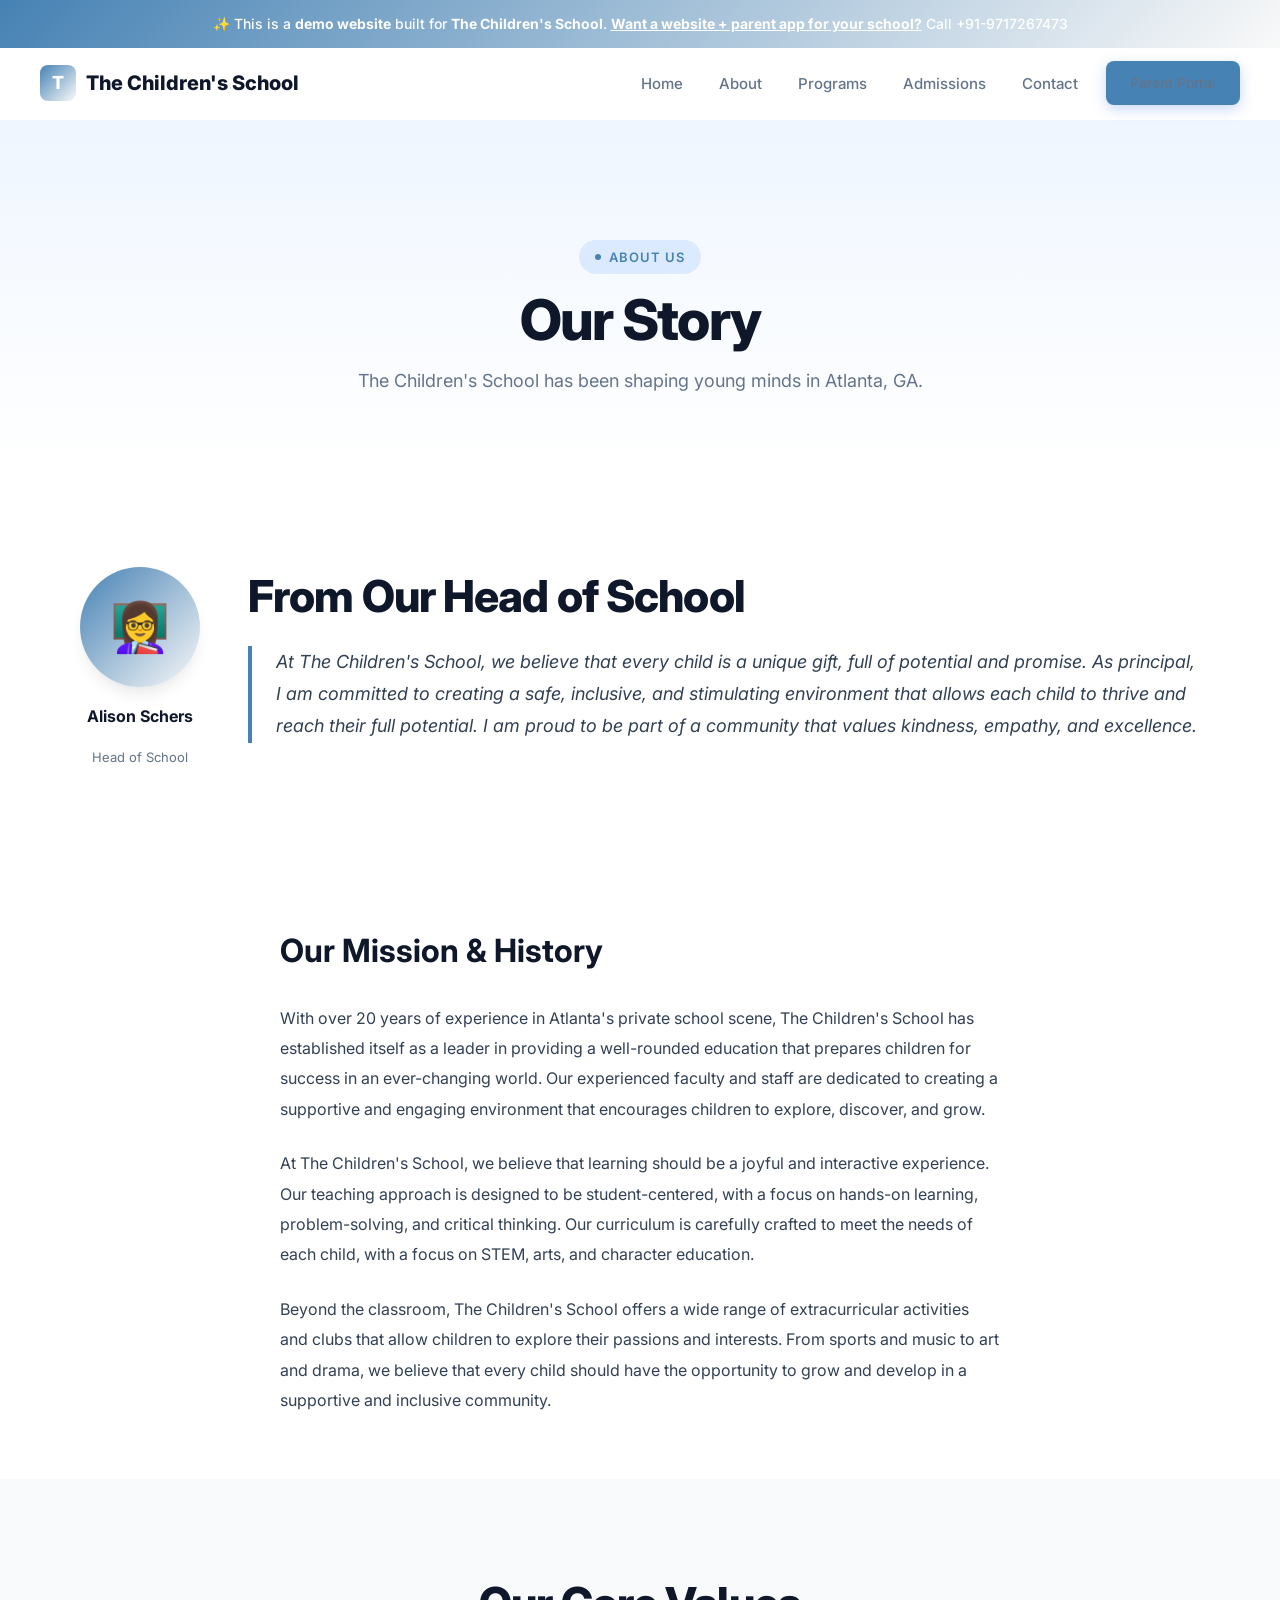
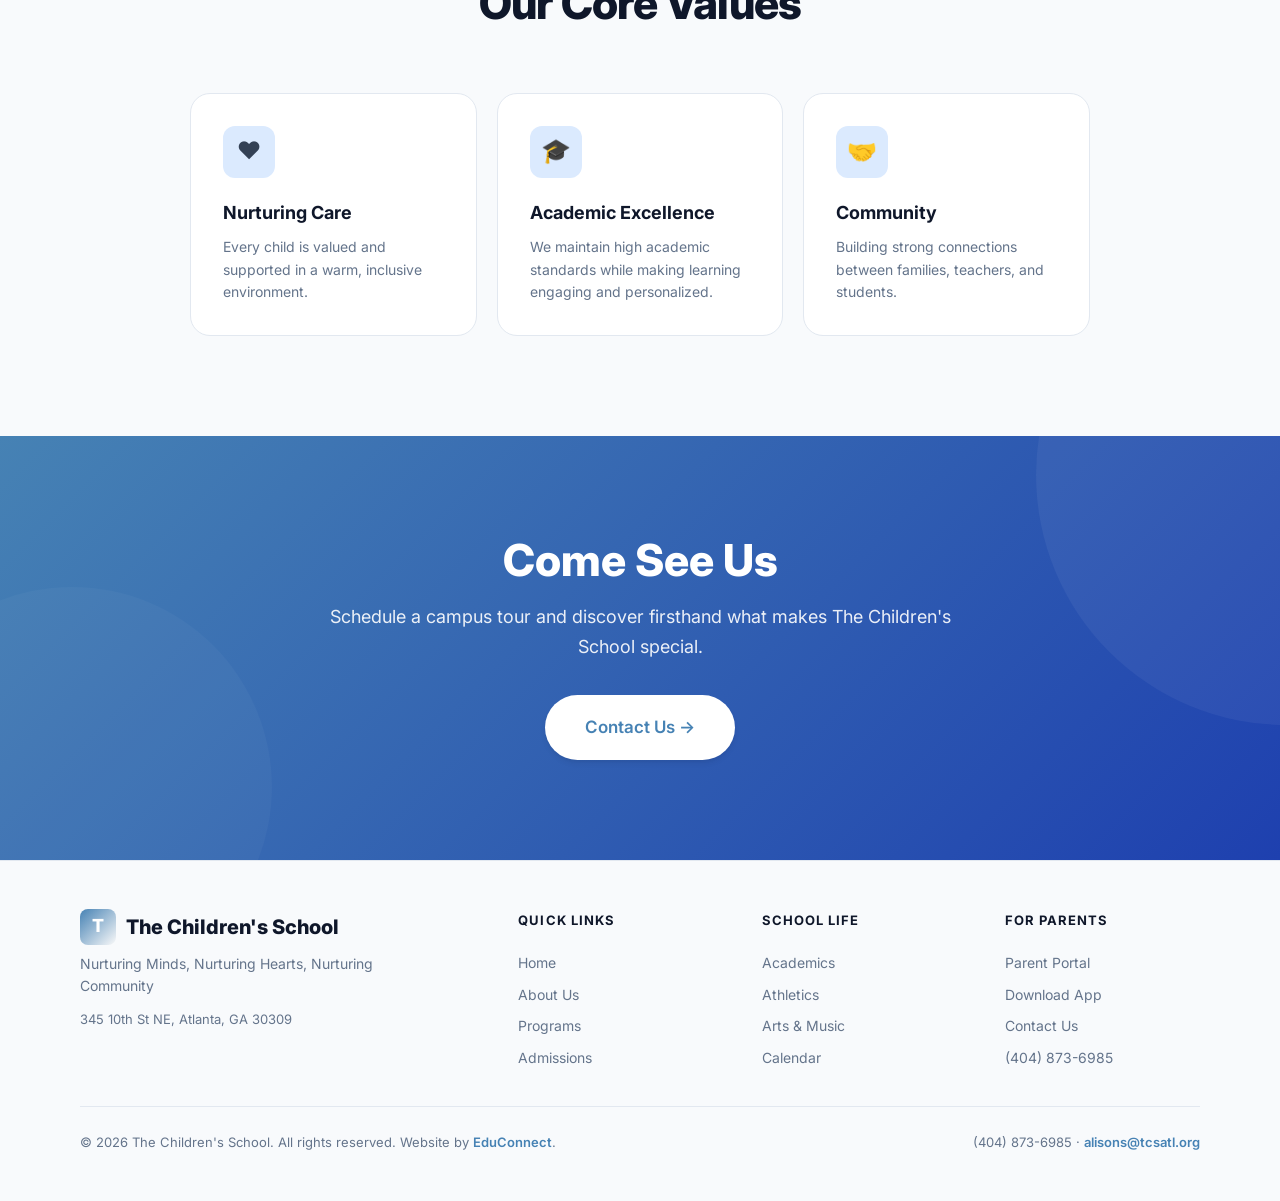
<file: about.html>
<!DOCTYPE html><html lang="en"><head>
  <meta charset="UTF-8"><meta name="viewport" content="width=device-width,initial-scale=1.0">
  <title>About Us — The Children's School</title>
  <meta name="description" content="About Us — The Children's School, a premier school in Atlanta, GA serving Pre-K – 8th Grade.">
  <meta property="og:title" content="About Us — The Children's School"><meta property="og:type" content="website">
  <link rel="preconnect" href="https://fonts.googleapis.com"><link rel="preconnect" href="https://fonts.gstatic.com" crossorigin>
  <link href="https://fonts.googleapis.com/css2?family=Inter:wght@400;500;600;700;800&display=swap" rel="stylesheet">
  <link rel="stylesheet" href="/styles.css"><script src="/main.js" defer></script>
</head><body><div class="demo-banner">
  ✨ This is a <strong>demo website</strong> built for <strong>The Children's School</strong>.
  <a href="mailto:bhupender@myfirststepschool.com">Want a website + parent app for your school?</a> Call +91-9717267473
</div>
<nav class="navbar">
  <a href="/" class="logo"><span class="logo-icon">T</span>The Children's School</a>
  <div class="nav-links">
    <a href="/">Home</a>
    <a href="/about.html">About</a>
    <a href="/programs.html">Programs</a>
    <a href="/admissions.html">Admissions</a>
    <a href="/contact.html">Contact</a>
    <a href="/parents.html" class="btn btn-primary" style="padding:10px 24px;font-size:14px">Parent Portal</a>
  </div>
  <button class="hamburger" aria-label="Toggle menu"><span></span><span></span><span></span></button>
</nav><main>
<section class="page-hero"><div class="container">
  <div class="badge animate-on-scroll mb-4">About Us</div>
  <h1 class="heading-xl animate-on-scroll mb-4">Our Story</h1>
  <p class="text-lg text-muted max-w-lg mx-auto animate-on-scroll">The Children's School has been shaping young minds in Atlanta, GA.</p>
</div></section>
<section class="welcome-section section-padding"><div class="container"><div class="welcome-grid">
  <div class="principal-card animate-on-scroll">
    <div class="principal-avatar">👩‍🏫</div>
    <div class="principal-name">Alison Schers</div><div class="principal-title">Head of School</div>
  </div>
  <div class="welcome-text animate-on-scroll">
    <h2 class="heading-lg mb-6">From Our Head of School</h2>
    <blockquote>At The Children's School, we believe that every child is a unique gift, full of potential and promise. As principal, I am committed to creating a safe, inclusive, and stimulating environment that allows each child to thrive and reach their full potential. I am proud to be part of a community that values kindness, empathy, and excellence.</blockquote>
  </div>
</div></div></section>
<section class="content-section"><div class="container">
  <h2 class="heading-md animate-on-scroll mb-8">Our Mission &amp; History</h2>
  <p class="animate-on-scroll">With over 20 years of experience in Atlanta's private school scene, The Children's School has established itself as a leader in providing a well-rounded education that prepares children for success in an ever-changing world. Our experienced faculty and staff are dedicated to creating a supportive and engaging environment that encourages children to explore, discover, and grow.</p>
<p class="animate-on-scroll">At The Children's School, we believe that learning should be a joyful and interactive experience. Our teaching approach is designed to be student-centered, with a focus on hands-on learning, problem-solving, and critical thinking. Our curriculum is carefully crafted to meet the needs of each child, with a focus on STEM, arts, and character education.</p>
<p class="animate-on-scroll">Beyond the classroom, The Children's School offers a wide range of extracurricular activities and clubs that allow children to explore their passions and interests. From sports and music to art and drama, we believe that every child should have the opportunity to grow and develop in a supportive and inclusive community.</p>
</div></section>
<section class="features-section section-padding"><div class="container">
  <div class="text-center mb-16"><h2 class="heading-lg animate-on-scroll mb-4">Our Core Values</h2></div>
  <div class="features-grid" style="max-width:900px;margin:0 auto">
    <div class="feature-card animate-on-scroll stagger-1"><div class="feature-icon">❤️</div><h3>Nurturing Care</h3><p>Every child is valued and supported in a warm, inclusive environment.</p></div>
    <div class="feature-card animate-on-scroll stagger-2"><div class="feature-icon">🎓</div><h3>Academic Excellence</h3><p>We maintain high academic standards while making learning engaging and personalized.</p></div>
    <div class="feature-card animate-on-scroll stagger-3"><div class="feature-icon">🤝</div><h3>Community</h3><p>Building strong connections between families, teachers, and students.</p></div>
  </div>
</div></section>
<section class="cta-section"><div class="container"><div class="cta-content animate-on-scroll">
  <h2>Come See Us</h2>
  <p>Schedule a campus tour and discover firsthand what makes The Children's School special.</p>
  <div class="cta-actions"><a href="/contact.html" class="btn btn-white btn-lg">Contact Us →</a></div>
</div></div></section>
</main><footer class="footer">
  <div class="container">
    <div class="footer-grid">
      <div class="footer-brand">
        <div class="logo" style="margin-bottom:8px"><span class="logo-icon">T</span>The Children's School</div>
        <p>Nurturing Minds, Nurturing Hearts, Nurturing Community</p>
        <p style="margin-top:12px;font-size:13px">345 10th St NE, Atlanta, GA 30309</p>
      </div>
      <div class="footer-col"><h4>Quick Links</h4><a href="/">Home</a><a href="/about.html">About Us</a><a href="/programs.html">Programs</a><a href="/admissions.html">Admissions</a></div>
      <div class="footer-col"><h4>School Life</h4><a href="/programs.html">Academics</a><a href="/programs.html">Athletics</a><a href="/programs.html">Arts &amp; Music</a><a href="/contact.html">Calendar</a></div>
      <div class="footer-col"><h4>For Parents</h4><a href="/parents.html">Parent Portal</a><a href="/parents.html">Download App</a><a href="/contact.html">Contact Us</a><a href="tel:(404) 873-6985">(404) 873-6985</a></div>
    </div>
    <div class="footer-bottom">
      <p>&copy; 2026 The Children's School. All rights reserved. Website by <a href="mailto:bhupender@myfirststepschool.com">EduConnect</a>.</p>
      <p>(404) 873-6985 &middot; <a href="mailto:alisons@tcsatl.org">alisons@tcsatl.org</a></p>
    </div>
  </div>
</footer></body></html>
</file>
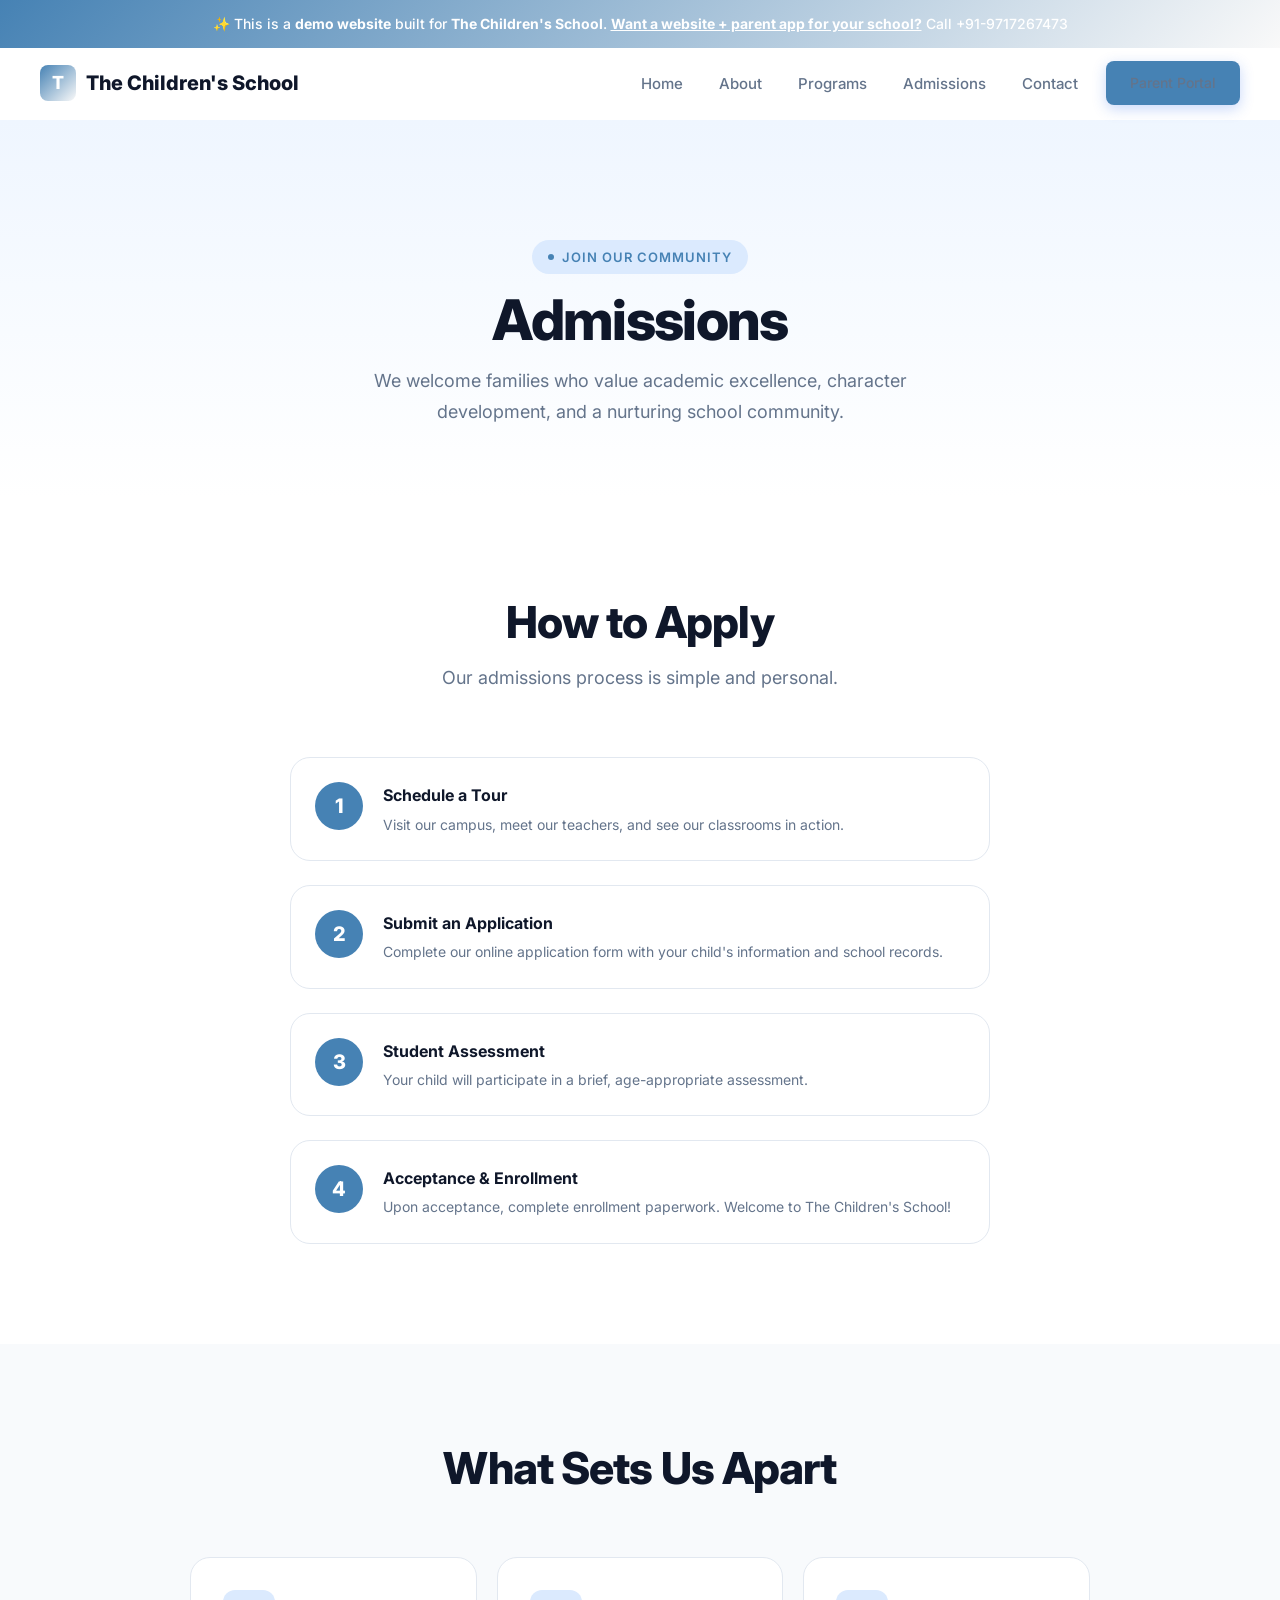
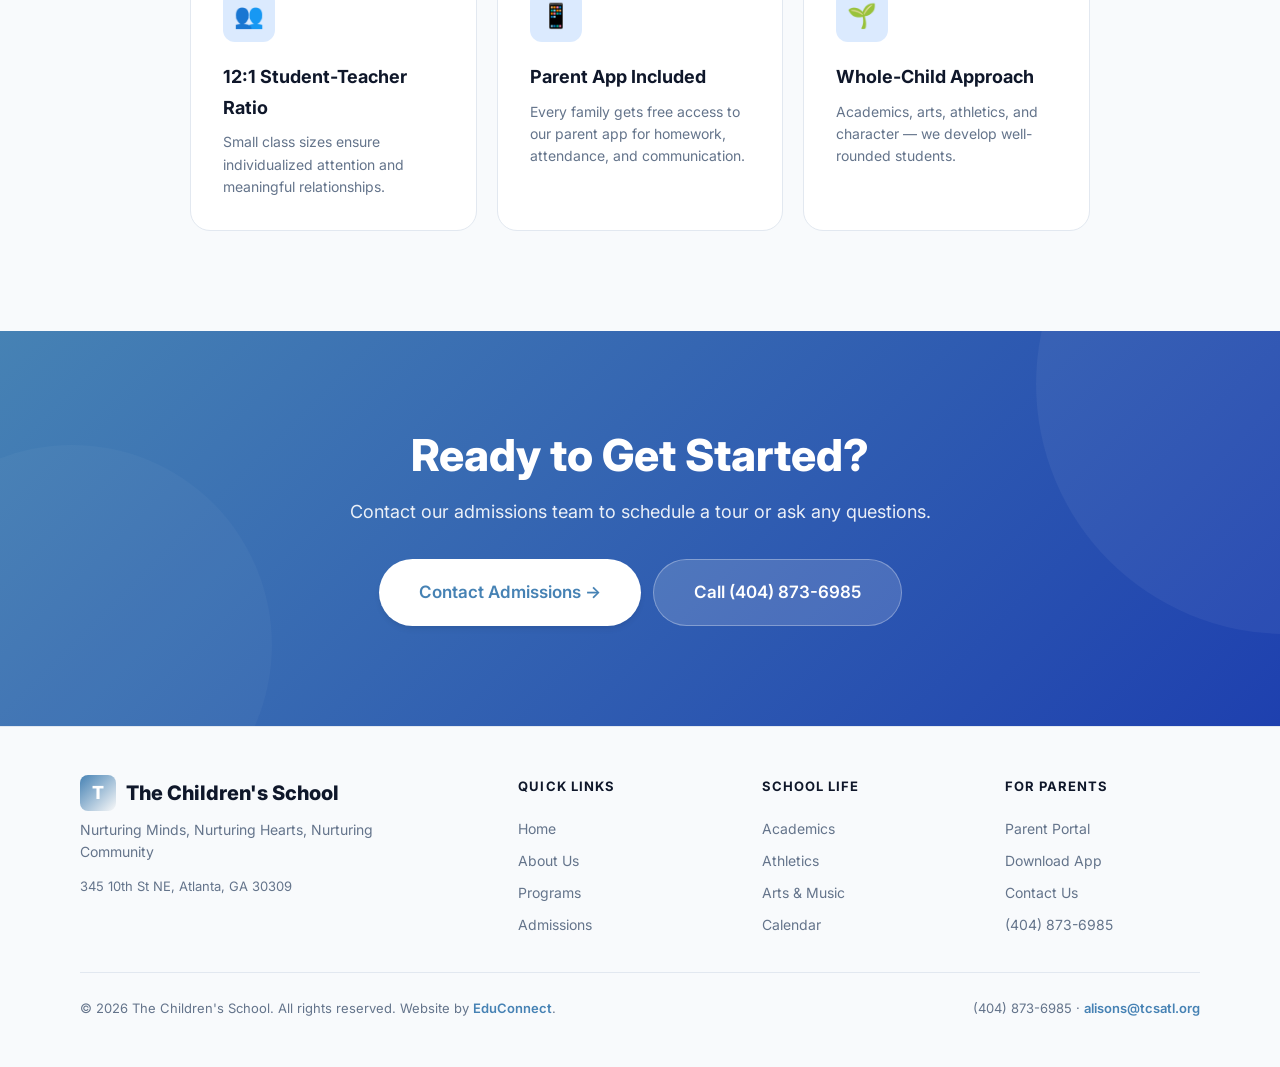
<file: admissions.html>
<!DOCTYPE html><html lang="en"><head>
  <meta charset="UTF-8"><meta name="viewport" content="width=device-width,initial-scale=1.0">
  <title>Admissions — The Children's School</title>
  <meta name="description" content="Admissions — The Children's School, a premier school in Atlanta, GA serving Pre-K – 8th Grade.">
  <meta property="og:title" content="Admissions — The Children's School"><meta property="og:type" content="website">
  <link rel="preconnect" href="https://fonts.googleapis.com"><link rel="preconnect" href="https://fonts.gstatic.com" crossorigin>
  <link href="https://fonts.googleapis.com/css2?family=Inter:wght@400;500;600;700;800&display=swap" rel="stylesheet">
  <link rel="stylesheet" href="/styles.css"><script src="/main.js" defer></script>
</head><body><div class="demo-banner">
  ✨ This is a <strong>demo website</strong> built for <strong>The Children's School</strong>.
  <a href="mailto:bhupender@myfirststepschool.com">Want a website + parent app for your school?</a> Call +91-9717267473
</div>
<nav class="navbar">
  <a href="/" class="logo"><span class="logo-icon">T</span>The Children's School</a>
  <div class="nav-links">
    <a href="/">Home</a>
    <a href="/about.html">About</a>
    <a href="/programs.html">Programs</a>
    <a href="/admissions.html">Admissions</a>
    <a href="/contact.html">Contact</a>
    <a href="/parents.html" class="btn btn-primary" style="padding:10px 24px;font-size:14px">Parent Portal</a>
  </div>
  <button class="hamburger" aria-label="Toggle menu"><span></span><span></span><span></span></button>
</nav><main>
<section class="page-hero"><div class="container">
  <div class="badge animate-on-scroll mb-4">Join Our Community</div>
  <h1 class="heading-xl animate-on-scroll mb-4">Admissions</h1>
  <p class="text-lg text-muted max-w-lg mx-auto animate-on-scroll">We welcome families who value academic excellence, character development, and a nurturing school community.</p>
</div></section>
<section class="section-padding"><div class="container">
  <div class="text-center mb-16">
    <h2 class="heading-lg animate-on-scroll mb-4">How to Apply</h2>
    <p class="text-lg text-muted max-w-lg mx-auto animate-on-scroll">Our admissions process is simple and personal.</p>
  </div>
  <div class="admissions-steps">
    <div class="adm-step animate-on-scroll stagger-1"><div class="adm-step-num">1</div><div><h4>Schedule a Tour</h4><p>Visit our campus, meet our teachers, and see our classrooms in action.</p></div></div>
    <div class="adm-step animate-on-scroll stagger-2"><div class="adm-step-num">2</div><div><h4>Submit an Application</h4><p>Complete our online application form with your child's information and school records.</p></div></div>
    <div class="adm-step animate-on-scroll stagger-3"><div class="adm-step-num">3</div><div><h4>Student Assessment</h4><p>Your child will participate in a brief, age-appropriate assessment.</p></div></div>
    <div class="adm-step animate-on-scroll stagger-4"><div class="adm-step-num">4</div><div><h4>Acceptance &amp; Enrollment</h4><p>Upon acceptance, complete enrollment paperwork. Welcome to The Children's School!</p></div></div>
  </div>
</div></section>
<section class="features-section section-padding"><div class="container">
  <div class="text-center mb-16"><h2 class="heading-lg animate-on-scroll mb-4">What Sets Us Apart</h2></div>
  <div class="features-grid" style="max-width:900px;margin:0 auto">
    <div class="feature-card animate-on-scroll stagger-1"><div class="feature-icon">👥</div><h3>12:1 Student-Teacher Ratio</h3><p>Small class sizes ensure individualized attention and meaningful relationships.</p></div>
    <div class="feature-card animate-on-scroll stagger-2"><div class="feature-icon">📱</div><h3>Parent App Included</h3><p>Every family gets free access to our parent app for homework, attendance, and communication.</p></div>
    <div class="feature-card animate-on-scroll stagger-3"><div class="feature-icon">🌱</div><h3>Whole-Child Approach</h3><p>Academics, arts, athletics, and character — we develop well-rounded students.</p></div>
  </div>
</div></section>
<section class="cta-section"><div class="container"><div class="cta-content animate-on-scroll">
  <h2>Ready to Get Started?</h2>
  <p>Contact our admissions team to schedule a tour or ask any questions.</p>
  <div class="cta-actions">
    <a href="/contact.html" class="btn btn-white btn-lg">Contact Admissions →</a>
    <a href="tel:(404) 873-6985" class="btn btn-lg" style="background:rgba(255,255,255,.15);color:white;border:1px solid rgba(255,255,255,.3)">Call (404) 873-6985</a>
  </div>
</div></div></section>
</main><footer class="footer">
  <div class="container">
    <div class="footer-grid">
      <div class="footer-brand">
        <div class="logo" style="margin-bottom:8px"><span class="logo-icon">T</span>The Children's School</div>
        <p>Nurturing Minds, Nurturing Hearts, Nurturing Community</p>
        <p style="margin-top:12px;font-size:13px">345 10th St NE, Atlanta, GA 30309</p>
      </div>
      <div class="footer-col"><h4>Quick Links</h4><a href="/">Home</a><a href="/about.html">About Us</a><a href="/programs.html">Programs</a><a href="/admissions.html">Admissions</a></div>
      <div class="footer-col"><h4>School Life</h4><a href="/programs.html">Academics</a><a href="/programs.html">Athletics</a><a href="/programs.html">Arts &amp; Music</a><a href="/contact.html">Calendar</a></div>
      <div class="footer-col"><h4>For Parents</h4><a href="/parents.html">Parent Portal</a><a href="/parents.html">Download App</a><a href="/contact.html">Contact Us</a><a href="tel:(404) 873-6985">(404) 873-6985</a></div>
    </div>
    <div class="footer-bottom">
      <p>&copy; 2026 The Children's School. All rights reserved. Website by <a href="mailto:bhupender@myfirststepschool.com">EduConnect</a>.</p>
      <p>(404) 873-6985 &middot; <a href="mailto:alisons@tcsatl.org">alisons@tcsatl.org</a></p>
    </div>
  </div>
</footer></body></html>
</file>
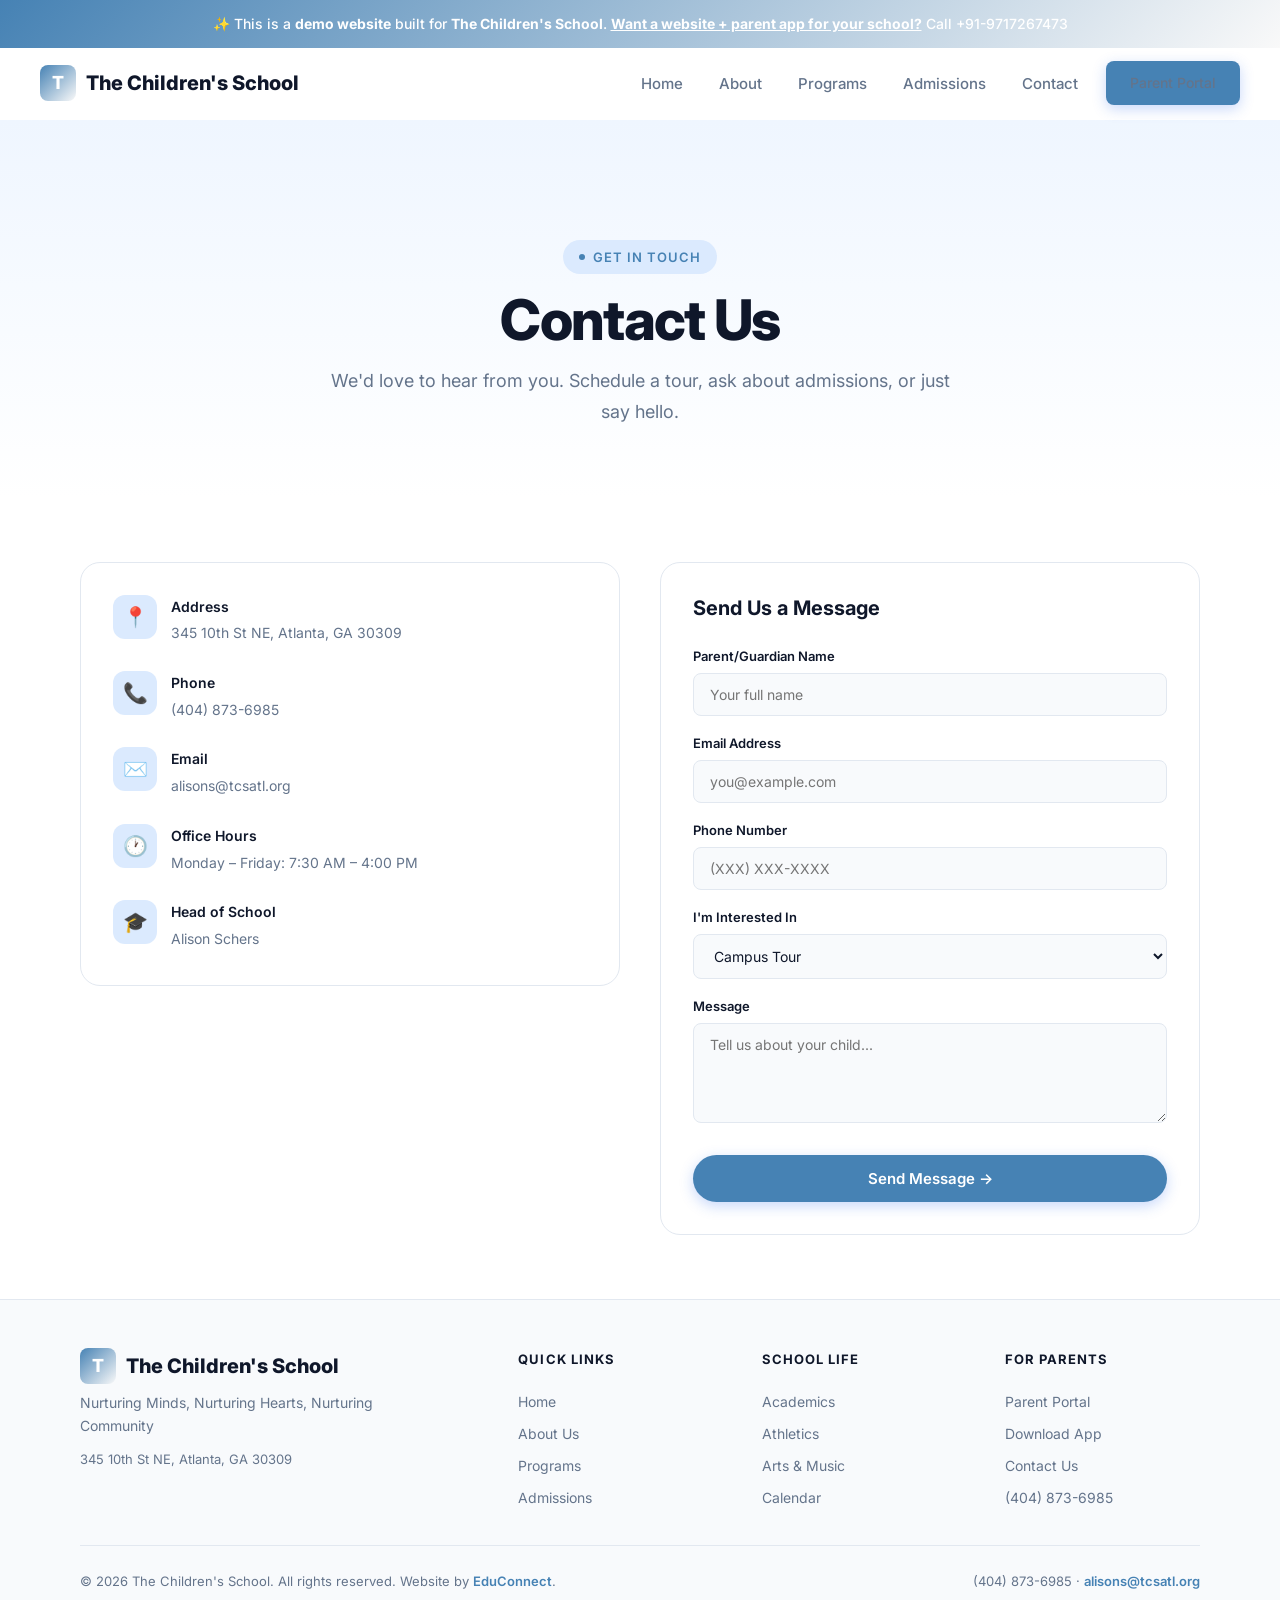
<file: contact.html>
<!DOCTYPE html><html lang="en"><head>
  <meta charset="UTF-8"><meta name="viewport" content="width=device-width,initial-scale=1.0">
  <title>Contact — The Children's School</title>
  <meta name="description" content="Contact — The Children's School, a premier school in Atlanta, GA serving Pre-K – 8th Grade.">
  <meta property="og:title" content="Contact — The Children's School"><meta property="og:type" content="website">
  <link rel="preconnect" href="https://fonts.googleapis.com"><link rel="preconnect" href="https://fonts.gstatic.com" crossorigin>
  <link href="https://fonts.googleapis.com/css2?family=Inter:wght@400;500;600;700;800&display=swap" rel="stylesheet">
  <link rel="stylesheet" href="/styles.css"><script src="/main.js" defer></script>
</head><body><div class="demo-banner">
  ✨ This is a <strong>demo website</strong> built for <strong>The Children's School</strong>.
  <a href="mailto:bhupender@myfirststepschool.com">Want a website + parent app for your school?</a> Call +91-9717267473
</div>
<nav class="navbar">
  <a href="/" class="logo"><span class="logo-icon">T</span>The Children's School</a>
  <div class="nav-links">
    <a href="/">Home</a>
    <a href="/about.html">About</a>
    <a href="/programs.html">Programs</a>
    <a href="/admissions.html">Admissions</a>
    <a href="/contact.html">Contact</a>
    <a href="/parents.html" class="btn btn-primary" style="padding:10px 24px;font-size:14px">Parent Portal</a>
  </div>
  <button class="hamburger" aria-label="Toggle menu"><span></span><span></span><span></span></button>
</nav><main>
<section class="page-hero"><div class="container">
  <div class="badge animate-on-scroll mb-4">Get in Touch</div>
  <h1 class="heading-xl animate-on-scroll mb-4">Contact Us</h1>
  <p class="text-lg text-muted max-w-lg mx-auto animate-on-scroll">We'd love to hear from you. Schedule a tour, ask about admissions, or just say hello.</p>
</div></section>
<section class="content-section"><div class="container" style="max-width:1200px"><div class="contact-grid">
  <div>
    <div class="contact-info-card animate-on-scroll mb-8">
      <div class="contact-item"><div class="contact-icon">📍</div><div><h4>Address</h4><p>345 10th St NE, Atlanta, GA 30309</p></div></div>
      <div class="contact-item"><div class="contact-icon">📞</div><div><h4>Phone</h4><p>(404) 873-6985</p></div></div>
      <div class="contact-item"><div class="contact-icon">✉️</div><div><h4>Email</h4><p>alisons@tcsatl.org</p></div></div>
      <div class="contact-item"><div class="contact-icon">🕐</div><div><h4>Office Hours</h4><p>Monday – Friday: 7:30 AM – 4:00 PM</p></div></div>
      <div class="contact-item"><div class="contact-icon">🎓</div><div><h4>Head of School</h4><p>Alison Schers</p></div></div>
    </div>
  </div>
  <div class="contact-form animate-on-scroll">
    <h3 class="heading-sm mb-6">Send Us a Message</h3>
    <form action="mailto:alisons@tcsatl.org" method="POST" enctype="text/plain">
      <div class="form-group"><label class="form-label">Parent/Guardian Name</label><input type="text" class="form-input" placeholder="Your full name" required></div>
      <div class="form-group"><label class="form-label">Email Address</label><input type="email" class="form-input" placeholder="you@example.com" required></div>
      <div class="form-group"><label class="form-label">Phone Number</label><input type="tel" class="form-input" placeholder="(XXX) XXX-XXXX"></div>
      <div class="form-group"><label class="form-label">I'm Interested In</label>
        <select class="form-input"><option>Campus Tour</option><option>Admissions Inquiry</option><option>Transfer Student</option><option>General Question</option></select>
      </div>
      <div class="form-group"><label class="form-label">Message</label><textarea class="form-textarea" placeholder="Tell us about your child..." rows="4" required></textarea></div>
      <button type="submit" class="btn btn-primary" style="width:100%">Send Message →</button>
    </form>
  </div>
</div></div></section>
</main><footer class="footer">
  <div class="container">
    <div class="footer-grid">
      <div class="footer-brand">
        <div class="logo" style="margin-bottom:8px"><span class="logo-icon">T</span>The Children's School</div>
        <p>Nurturing Minds, Nurturing Hearts, Nurturing Community</p>
        <p style="margin-top:12px;font-size:13px">345 10th St NE, Atlanta, GA 30309</p>
      </div>
      <div class="footer-col"><h4>Quick Links</h4><a href="/">Home</a><a href="/about.html">About Us</a><a href="/programs.html">Programs</a><a href="/admissions.html">Admissions</a></div>
      <div class="footer-col"><h4>School Life</h4><a href="/programs.html">Academics</a><a href="/programs.html">Athletics</a><a href="/programs.html">Arts &amp; Music</a><a href="/contact.html">Calendar</a></div>
      <div class="footer-col"><h4>For Parents</h4><a href="/parents.html">Parent Portal</a><a href="/parents.html">Download App</a><a href="/contact.html">Contact Us</a><a href="tel:(404) 873-6985">(404) 873-6985</a></div>
    </div>
    <div class="footer-bottom">
      <p>&copy; 2026 The Children's School. All rights reserved. Website by <a href="mailto:bhupender@myfirststepschool.com">EduConnect</a>.</p>
      <p>(404) 873-6985 &middot; <a href="mailto:alisons@tcsatl.org">alisons@tcsatl.org</a></p>
    </div>
  </div>
</footer></body></html>
</file>
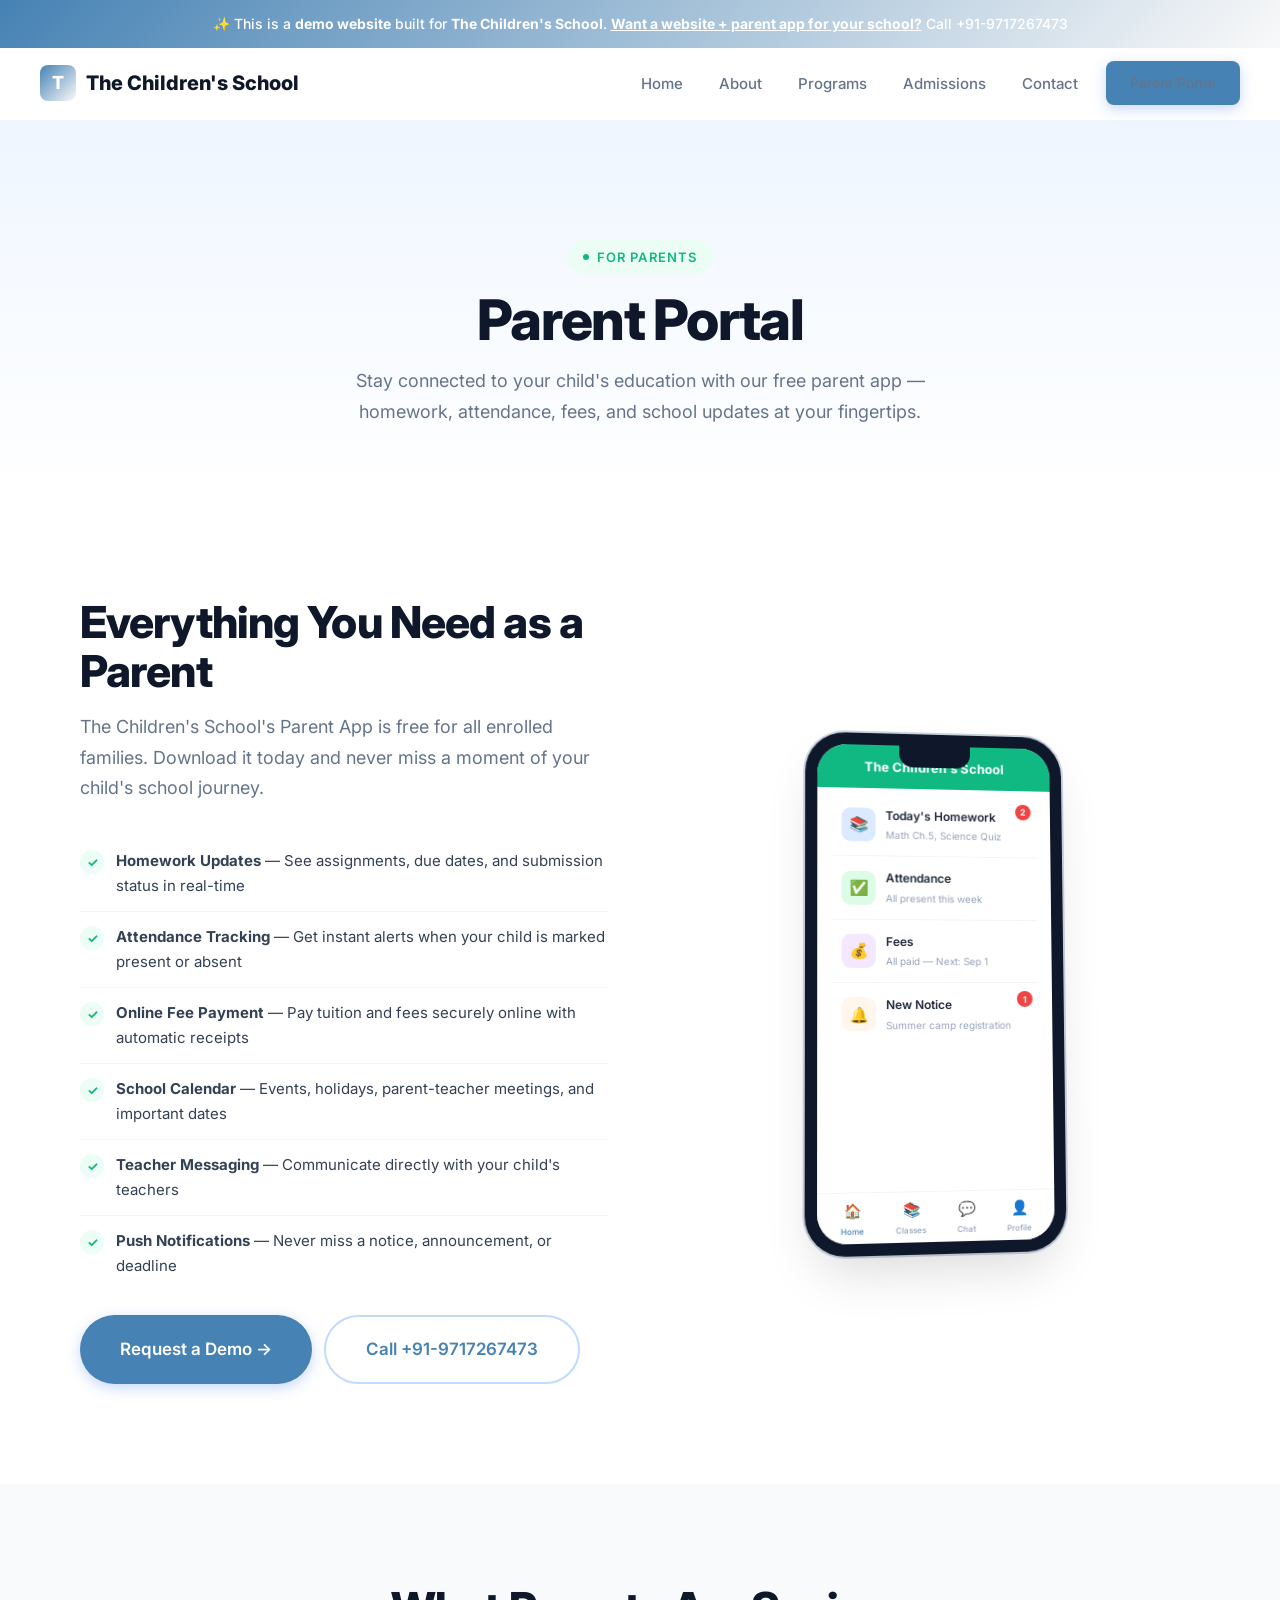
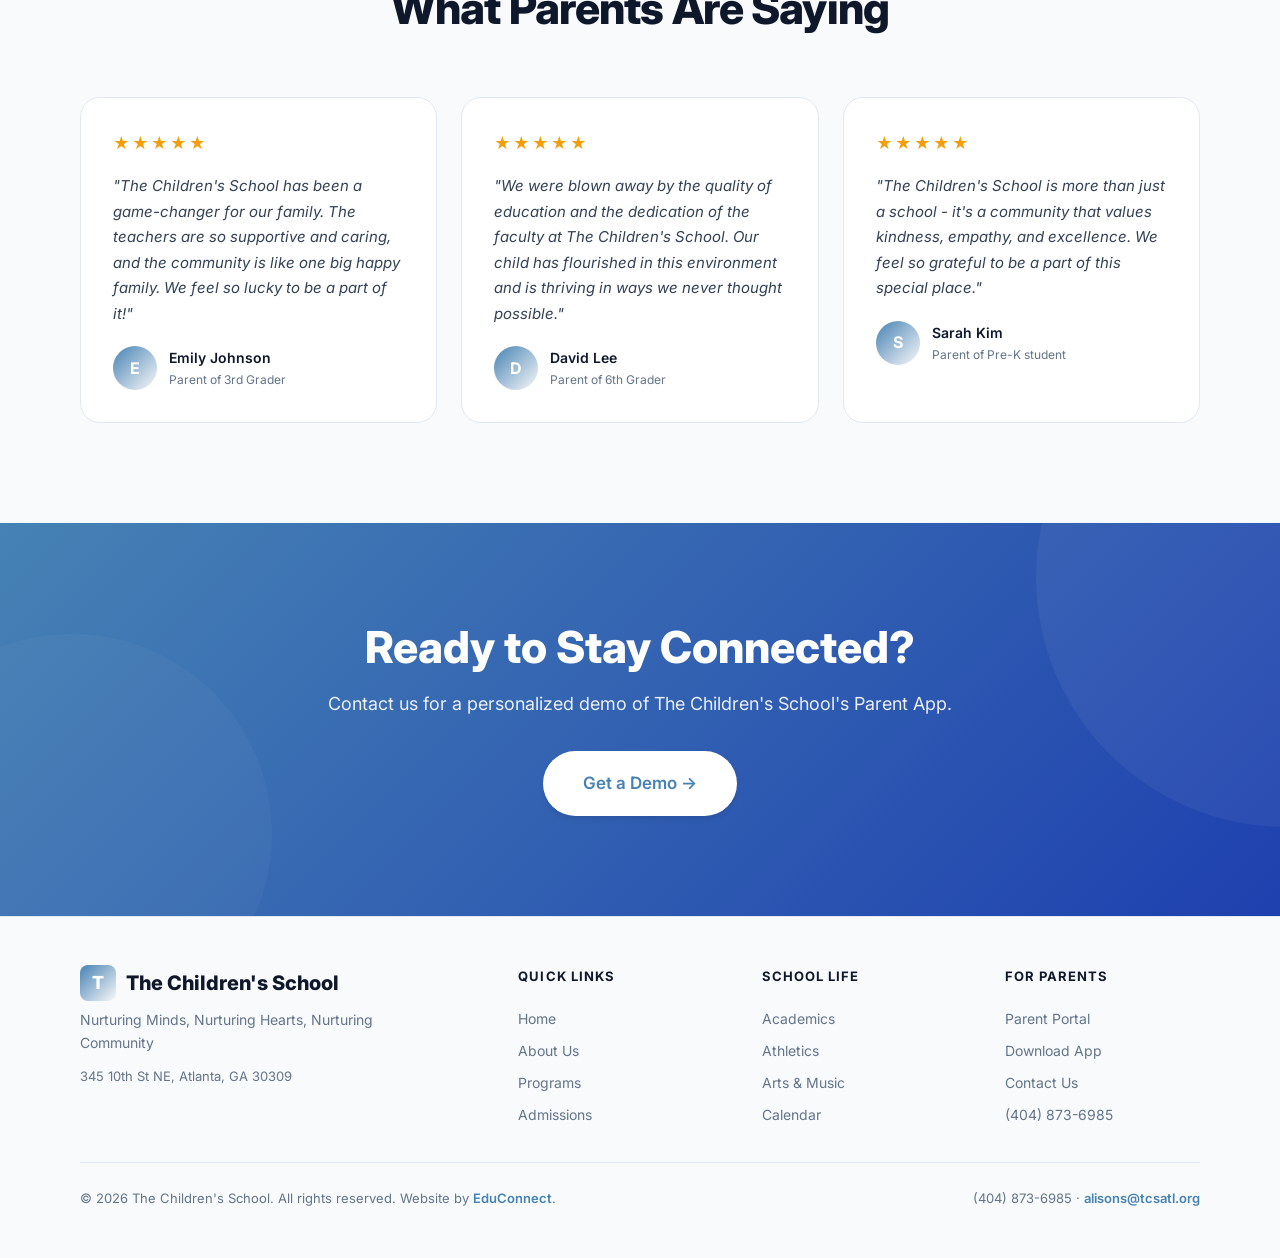
<file: parents.html>
<!DOCTYPE html><html lang="en"><head>
  <meta charset="UTF-8"><meta name="viewport" content="width=device-width,initial-scale=1.0">
  <title>Parent Portal — The Children's School</title>
  <meta name="description" content="Parent Portal — The Children's School, a premier school in Atlanta, GA serving Pre-K – 8th Grade.">
  <meta property="og:title" content="Parent Portal — The Children's School"><meta property="og:type" content="website">
  <link rel="preconnect" href="https://fonts.googleapis.com"><link rel="preconnect" href="https://fonts.gstatic.com" crossorigin>
  <link href="https://fonts.googleapis.com/css2?family=Inter:wght@400;500;600;700;800&display=swap" rel="stylesheet">
  <link rel="stylesheet" href="/styles.css"><script src="/main.js" defer></script>
</head><body><div class="demo-banner">
  ✨ This is a <strong>demo website</strong> built for <strong>The Children's School</strong>.
  <a href="mailto:bhupender@myfirststepschool.com">Want a website + parent app for your school?</a> Call +91-9717267473
</div>
<nav class="navbar">
  <a href="/" class="logo"><span class="logo-icon">T</span>The Children's School</a>
  <div class="nav-links">
    <a href="/">Home</a>
    <a href="/about.html">About</a>
    <a href="/programs.html">Programs</a>
    <a href="/admissions.html">Admissions</a>
    <a href="/contact.html">Contact</a>
    <a href="/parents.html" class="btn btn-primary" style="padding:10px 24px;font-size:14px">Parent Portal</a>
  </div>
  <button class="hamburger" aria-label="Toggle menu"><span></span><span></span><span></span></button>
</nav><main>
<section class="page-hero"><div class="container">
  <div class="badge accent animate-on-scroll mb-4">For Parents</div>
  <h1 class="heading-xl animate-on-scroll mb-4">Parent Portal</h1>
  <p class="text-lg text-muted max-w-lg mx-auto animate-on-scroll">Stay connected to your child's education with our free parent app — homework, attendance, fees, and school updates at your fingertips.</p>
</div></section>
<section class="portal-section section-padding"><div class="container"><div class="portal-grid">
  <div>
    <h2 class="heading-lg animate-on-scroll mb-4">Everything You Need as a Parent</h2>
    <p class="text-lg text-muted animate-on-scroll mb-8">The Children's School's Parent App is free for all enrolled families. Download it today and never miss a moment of your child's school journey.</p>
    <ul class="portal-features animate-on-scroll">
      <li><span class="pf-icon">✓</span><div><strong>Homework Updates</strong> — See assignments, due dates, and submission status in real-time</div></li>
      <li><span class="pf-icon">✓</span><div><strong>Attendance Tracking</strong> — Get instant alerts when your child is marked present or absent</div></li>
      <li><span class="pf-icon">✓</span><div><strong>Online Fee Payment</strong> — Pay tuition and fees securely online with automatic receipts</div></li>
      <li><span class="pf-icon">✓</span><div><strong>School Calendar</strong> — Events, holidays, parent-teacher meetings, and important dates</div></li>
      <li><span class="pf-icon">✓</span><div><strong>Teacher Messaging</strong> — Communicate directly with your child's teachers</div></li>
      <li><span class="pf-icon">✓</span><div><strong>Push Notifications</strong> — Never miss a notice, announcement, or deadline</div></li>
    </ul>
    <div class="animate-on-scroll" style="display:flex;gap:12px;flex-wrap:wrap;margin-top:24px">
      <a href="mailto:bhupender@myfirststepschool.com?subject=Parent App Demo" class="btn btn-primary btn-lg">Request a Demo →</a>
      <a href="tel:+919717267473" class="btn btn-outline btn-lg">Call +91-9717267473</a>
    </div>
  </div>
  <div class="animate-on-scroll" style="display:flex;justify-content:center">
    <div class="phone-mockup" style="transform:perspective(1000px) rotateY(6deg) rotateX(3deg)"><div class="phone-screen">
      <div class="phone-status-bar" style="background:var(--accent)">The Children's School</div>
      <div class="phone-screen-content">
        <div class="phone-nav-item"><div class="phone-nav-icon blue">📚</div><div><div class="phone-nav-label">Today's Homework</div><div class="phone-nav-sub">Math Ch.5, Science Quiz</div></div><div class="phone-badge">2</div></div>
        <div class="phone-nav-item"><div class="phone-nav-icon green">✅</div><div><div class="phone-nav-label">Attendance</div><div class="phone-nav-sub">All present this week</div></div></div>
        <div class="phone-nav-item"><div class="phone-nav-icon purple">💰</div><div><div class="phone-nav-label">Fees</div><div class="phone-nav-sub">All paid — Next: Sep 1</div></div></div>
        <div class="phone-nav-item"><div class="phone-nav-icon orange">🔔</div><div><div class="phone-nav-label">New Notice</div><div class="phone-nav-sub">Summer camp registration</div></div><div class="phone-badge">1</div></div>
      </div>
      <div class="phone-bottom-bar">
        <div class="phone-tab active"><div style="font-size:14px">🏠</div>Home</div>
        <div class="phone-tab"><div style="font-size:14px">📚</div>Classes</div>
        <div class="phone-tab"><div style="font-size:14px">💬</div>Chat</div>
        <div class="phone-tab"><div style="font-size:14px">👤</div>Profile</div>
      </div>
    </div></div>
  </div>
</div></div></section>
<section class="testimonials-section section-padding"><div class="container">
  <div class="text-center mb-16"><h2 class="heading-lg animate-on-scroll mb-4">What Parents Are Saying</h2></div>
  <div class="testimonials-grid">
      <div class="testimonial-card animate-on-scroll stagger-1">
        <div class="stars"><span class="star">★</span><span class="star">★</span><span class="star">★</span><span class="star">★</span><span class="star">★</span></div>
        <p class="testimonial-text">"The Children's School has been a game-changer for our family. The teachers are so supportive and caring, and the community is like one big happy family. We feel so lucky to be a part of it!"</p>
        <div class="testimonial-author"><div class="author-avatar">E</div>
        <div class="author-info"><div class="author-name">Emily Johnson</div><div class="author-role">Parent of 3rd Grader</div></div></div>
      </div>
      <div class="testimonial-card animate-on-scroll stagger-2">
        <div class="stars"><span class="star">★</span><span class="star">★</span><span class="star">★</span><span class="star">★</span><span class="star">★</span></div>
        <p class="testimonial-text">"We were blown away by the quality of education and the dedication of the faculty at The Children's School. Our child has flourished in this environment and is thriving in ways we never thought possible."</p>
        <div class="testimonial-author"><div class="author-avatar">D</div>
        <div class="author-info"><div class="author-name">David Lee</div><div class="author-role">Parent of 6th Grader</div></div></div>
      </div>
      <div class="testimonial-card animate-on-scroll stagger-3">
        <div class="stars"><span class="star">★</span><span class="star">★</span><span class="star">★</span><span class="star">★</span><span class="star">★</span></div>
        <p class="testimonial-text">"The Children's School is more than just a school - it's a community that values kindness, empathy, and excellence. We feel so grateful to be a part of this special place."</p>
        <div class="testimonial-author"><div class="author-avatar">S</div>
        <div class="author-info"><div class="author-name">Sarah Kim</div><div class="author-role">Parent of Pre-K student</div></div></div>
      </div></div>
</div></section>
<section class="cta-section"><div class="container"><div class="cta-content animate-on-scroll">
  <h2>Ready to Stay Connected?</h2>
  <p>Contact us for a personalized demo of The Children's School's Parent App.</p>
  <div class="cta-actions"><a href="mailto:bhupender@myfirststepschool.com?subject=Demo Request" class="btn btn-white btn-lg">Get a Demo →</a></div>
</div></div></section>
</main><footer class="footer">
  <div class="container">
    <div class="footer-grid">
      <div class="footer-brand">
        <div class="logo" style="margin-bottom:8px"><span class="logo-icon">T</span>The Children's School</div>
        <p>Nurturing Minds, Nurturing Hearts, Nurturing Community</p>
        <p style="margin-top:12px;font-size:13px">345 10th St NE, Atlanta, GA 30309</p>
      </div>
      <div class="footer-col"><h4>Quick Links</h4><a href="/">Home</a><a href="/about.html">About Us</a><a href="/programs.html">Programs</a><a href="/admissions.html">Admissions</a></div>
      <div class="footer-col"><h4>School Life</h4><a href="/programs.html">Academics</a><a href="/programs.html">Athletics</a><a href="/programs.html">Arts &amp; Music</a><a href="/contact.html">Calendar</a></div>
      <div class="footer-col"><h4>For Parents</h4><a href="/parents.html">Parent Portal</a><a href="/parents.html">Download App</a><a href="/contact.html">Contact Us</a><a href="tel:(404) 873-6985">(404) 873-6985</a></div>
    </div>
    <div class="footer-bottom">
      <p>&copy; 2026 The Children's School. All rights reserved. Website by <a href="mailto:bhupender@myfirststepschool.com">EduConnect</a>.</p>
      <p>(404) 873-6985 &middot; <a href="mailto:alisons@tcsatl.org">alisons@tcsatl.org</a></p>
    </div>
  </div>
</footer></body></html>
</file>
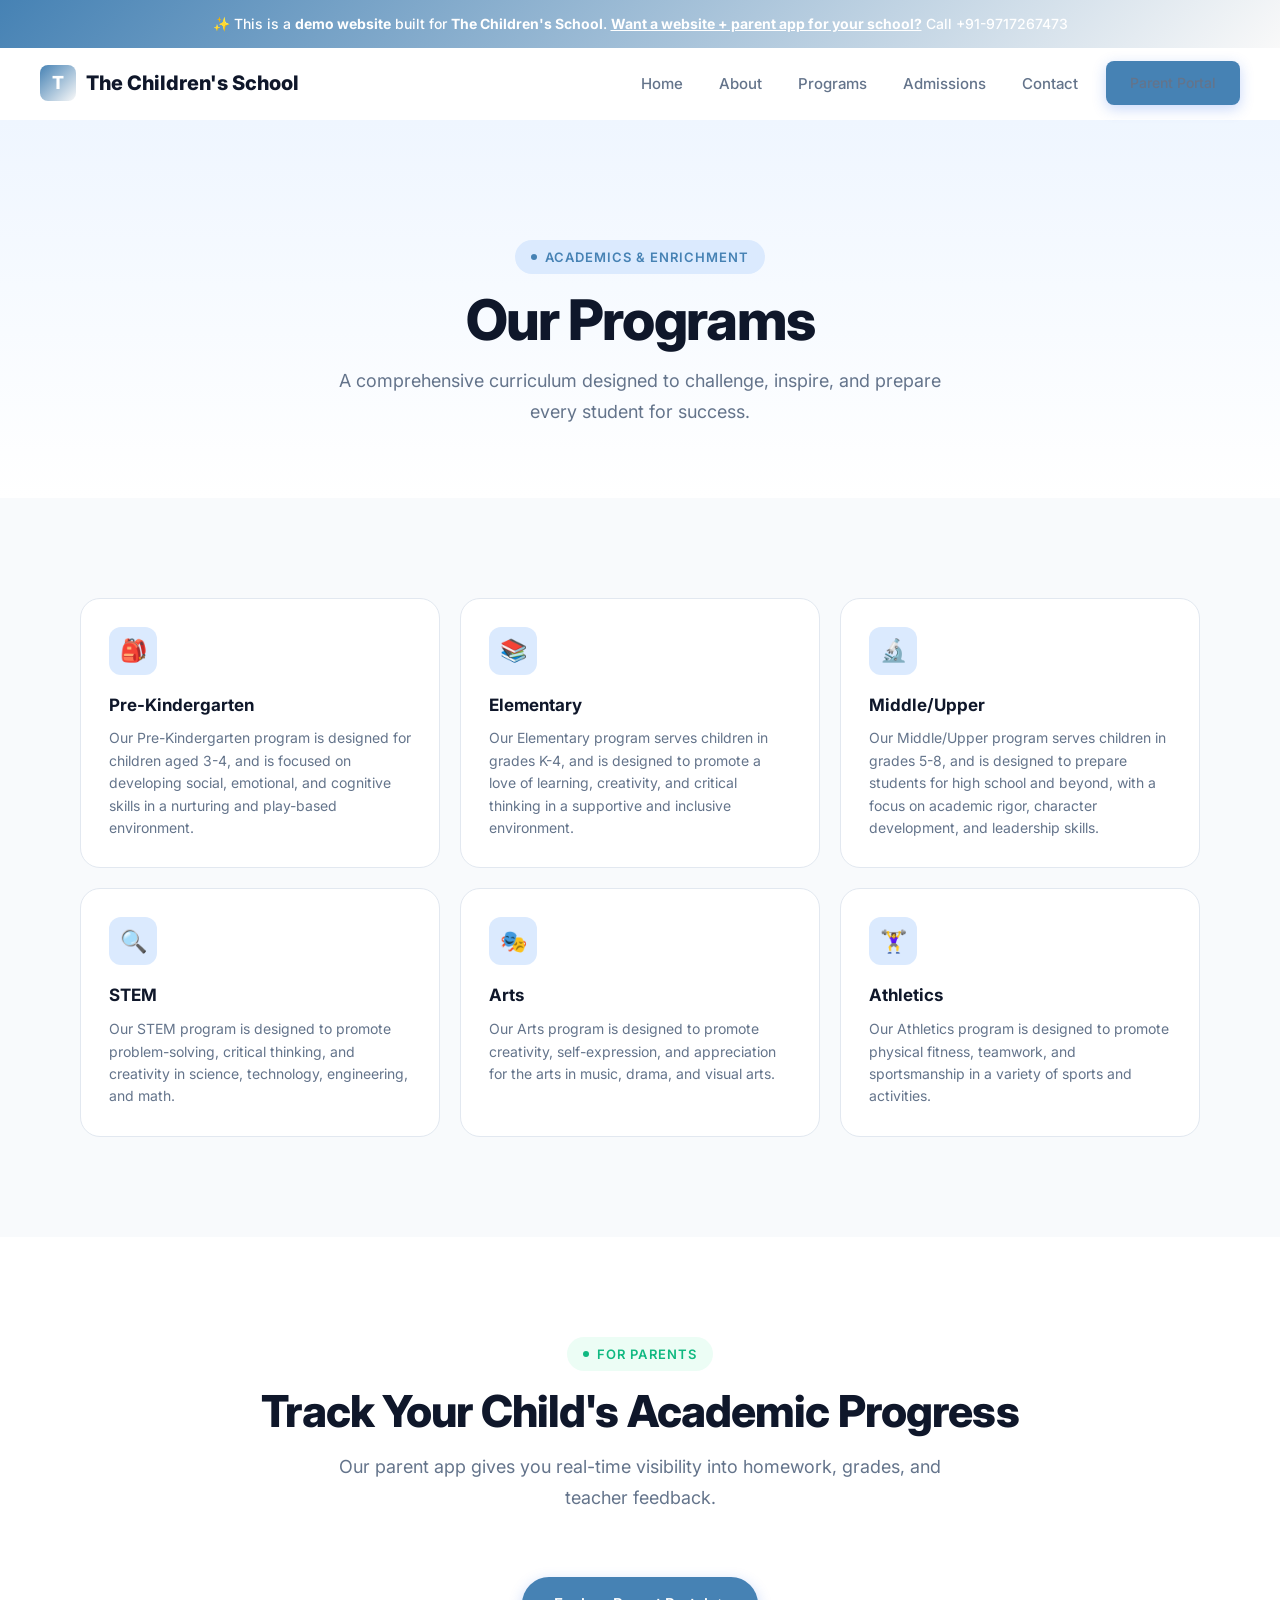
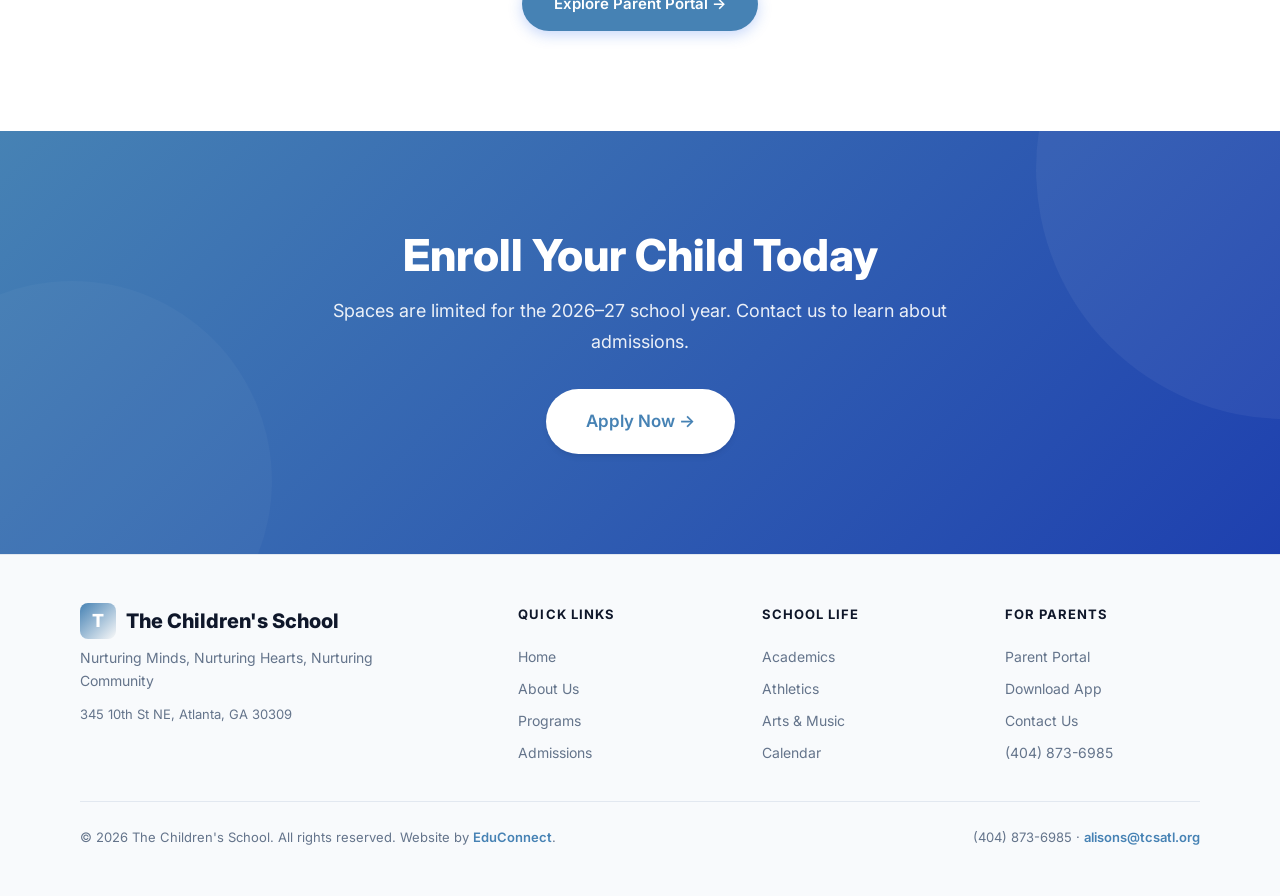
<file: programs.html>
<!DOCTYPE html><html lang="en"><head>
  <meta charset="UTF-8"><meta name="viewport" content="width=device-width,initial-scale=1.0">
  <title>Programs — The Children's School</title>
  <meta name="description" content="Programs — The Children's School, a premier school in Atlanta, GA serving Pre-K – 8th Grade.">
  <meta property="og:title" content="Programs — The Children's School"><meta property="og:type" content="website">
  <link rel="preconnect" href="https://fonts.googleapis.com"><link rel="preconnect" href="https://fonts.gstatic.com" crossorigin>
  <link href="https://fonts.googleapis.com/css2?family=Inter:wght@400;500;600;700;800&display=swap" rel="stylesheet">
  <link rel="stylesheet" href="/styles.css"><script src="/main.js" defer></script>
</head><body><div class="demo-banner">
  ✨ This is a <strong>demo website</strong> built for <strong>The Children's School</strong>.
  <a href="mailto:bhupender@myfirststepschool.com">Want a website + parent app for your school?</a> Call +91-9717267473
</div>
<nav class="navbar">
  <a href="/" class="logo"><span class="logo-icon">T</span>The Children's School</a>
  <div class="nav-links">
    <a href="/">Home</a>
    <a href="/about.html">About</a>
    <a href="/programs.html">Programs</a>
    <a href="/admissions.html">Admissions</a>
    <a href="/contact.html">Contact</a>
    <a href="/parents.html" class="btn btn-primary" style="padding:10px 24px;font-size:14px">Parent Portal</a>
  </div>
  <button class="hamburger" aria-label="Toggle menu"><span></span><span></span><span></span></button>
</nav><main>
<section class="page-hero"><div class="container">
  <div class="badge animate-on-scroll mb-4">Academics &amp; Enrichment</div>
  <h1 class="heading-xl animate-on-scroll mb-4">Our Programs</h1>
  <p class="text-lg text-muted max-w-lg mx-auto animate-on-scroll">A comprehensive curriculum designed to challenge, inspire, and prepare every student for success.</p>
</div></section>
<section class="section-padding" style="background:var(--bg-alt)"><div class="container">
  <div class="programs-grid">
      <div class="program-card animate-on-scroll stagger-1">
        <div class="program-icon">🎒</div><h3>Pre-Kindergarten</h3><p>Our Pre-Kindergarten program is designed for children aged 3-4, and is focused on developing social, emotional, and cognitive skills in a nurturing and play-based environment.</p>
      </div>
      <div class="program-card animate-on-scroll stagger-2">
        <div class="program-icon">📚</div><h3>Elementary</h3><p>Our Elementary program serves children in grades K-4, and is designed to promote a love of learning, creativity, and critical thinking in a supportive and inclusive environment.</p>
      </div>
      <div class="program-card animate-on-scroll stagger-3">
        <div class="program-icon">🔬</div><h3>Middle/Upper</h3><p>Our Middle/Upper program serves children in grades 5-8, and is designed to prepare students for high school and beyond, with a focus on academic rigor, character development, and leadership skills.</p>
      </div>
      <div class="program-card animate-on-scroll stagger-4">
        <div class="program-icon">🔍</div><h3>STEM</h3><p>Our STEM program is designed to promote problem-solving, critical thinking, and creativity in science, technology, engineering, and math.</p>
      </div>
      <div class="program-card animate-on-scroll stagger-5">
        <div class="program-icon">🎭</div><h3>Arts</h3><p>Our Arts program is designed to promote creativity, self-expression, and appreciation for the arts in music, drama, and visual arts.</p>
      </div>
      <div class="program-card animate-on-scroll stagger-6">
        <div class="program-icon">🏋️‍♀️</div><h3>Athletics</h3><p>Our Athletics program is designed to promote physical fitness, teamwork, and sportsmanship in a variety of sports and activities.</p>
      </div></div>
</div></section>
<section class="portal-section section-padding"><div class="container">
  <div class="text-center mb-16">
    <div class="badge accent animate-on-scroll mb-4">For Parents</div>
    <h2 class="heading-lg animate-on-scroll mb-4">Track Your Child's Academic Progress</h2>
    <p class="text-lg text-muted max-w-lg mx-auto animate-on-scroll">Our parent app gives you real-time visibility into homework, grades, and teacher feedback.</p>
  </div>
  <div class="text-center animate-on-scroll"><a href="/parents.html" class="btn btn-primary">Explore Parent Portal →</a></div>
</div></section>
<section class="cta-section"><div class="container"><div class="cta-content animate-on-scroll">
  <h2>Enroll Your Child Today</h2>
  <p>Spaces are limited for the 2026–27 school year. Contact us to learn about admissions.</p>
  <div class="cta-actions"><a href="/admissions.html" class="btn btn-white btn-lg">Apply Now →</a></div>
</div></div></section>
</main><footer class="footer">
  <div class="container">
    <div class="footer-grid">
      <div class="footer-brand">
        <div class="logo" style="margin-bottom:8px"><span class="logo-icon">T</span>The Children's School</div>
        <p>Nurturing Minds, Nurturing Hearts, Nurturing Community</p>
        <p style="margin-top:12px;font-size:13px">345 10th St NE, Atlanta, GA 30309</p>
      </div>
      <div class="footer-col"><h4>Quick Links</h4><a href="/">Home</a><a href="/about.html">About Us</a><a href="/programs.html">Programs</a><a href="/admissions.html">Admissions</a></div>
      <div class="footer-col"><h4>School Life</h4><a href="/programs.html">Academics</a><a href="/programs.html">Athletics</a><a href="/programs.html">Arts &amp; Music</a><a href="/contact.html">Calendar</a></div>
      <div class="footer-col"><h4>For Parents</h4><a href="/parents.html">Parent Portal</a><a href="/parents.html">Download App</a><a href="/contact.html">Contact Us</a><a href="tel:(404) 873-6985">(404) 873-6985</a></div>
    </div>
    <div class="footer-bottom">
      <p>&copy; 2026 The Children's School. All rights reserved. Website by <a href="mailto:bhupender@myfirststepschool.com">EduConnect</a>.</p>
      <p>(404) 873-6985 &middot; <a href="mailto:alisons@tcsatl.org">alisons@tcsatl.org</a></p>
    </div>
  </div>
</footer></body></html>
</file>
<file: styles.css>
/* ===== DESIGN SYSTEM — LIGHT PROFESSIONAL ===== */
:root{
  --primary:#4682B4;--primary-50:#eff6ff;--primary-100:#dbeafe;--primary-200:#bfdbfe;
  --primary-500:#4682B4;--primary-600:#1d4ed8;--primary-700:#1e40af;
  --secondary:#F9F9F9;--accent:#10b981;--accent-50:#ecfdf5;
  --white:#fff;--gray-50:#f8fafc;--gray-100:#f1f5f9;--gray-200:#e2e8f0;--gray-300:#cbd5e1;
  --gray-400:#94a3b8;--gray-500:#64748b;--gray-600:#475569;--gray-700:#334155;
  --gray-800:#1e293b;--gray-900:#0f172a;
  --bg:var(--white);--bg-alt:var(--gray-50);--text:var(--gray-700);
  --text-heading:var(--gray-900);--text-muted:var(--gray-500);--border:var(--gray-200);
  --shadow-sm:0 1px 3px rgba(0,0,0,.06),0 1px 2px rgba(0,0,0,.04);
  --shadow-md:0 4px 6px -1px rgba(0,0,0,.07),0 2px 4px -2px rgba(0,0,0,.05);
  --shadow-lg:0 10px 15px -3px rgba(0,0,0,.08),0 4px 6px -4px rgba(0,0,0,.04);
  --shadow-xl:0 20px 25px -5px rgba(0,0,0,.08),0 8px 10px -6px rgba(0,0,0,.04);
  --shadow-2xl:0 25px 50px -12px rgba(0,0,0,.15);
  --shadow-primary:0 4px 14px rgba(37,99,235,.25);
  --radius-sm:8px;--radius-md:12px;--radius-lg:16px;--radius-xl:20px;--radius-2xl:24px;--radius-full:9999px;
  --font:'Inter',-apple-system,BlinkMacSystemFont,'Segoe UI',sans-serif;
}
*,*::before,*::after{margin:0;padding:0;box-sizing:border-box}
html{scroll-behavior:smooth;-webkit-font-smoothing:antialiased}
body{font-family:var(--font);background:var(--bg);color:var(--text);line-height:1.7;overflow-x:hidden;font-size:16px}
a{color:inherit;text-decoration:none}img{max-width:100%;display:block}button{font-family:inherit;cursor:pointer}
.container{max-width:1200px;margin:0 auto;padding:0 24px}
@media(min-width:768px){.container{padding:0 40px}}
.section-padding{padding:80px 0}
@media(min-width:768px){.section-padding{padding:100px 0}}
.badge{display:inline-flex;align-items:center;gap:8px;padding:6px 16px;font-size:13px;font-weight:600;text-transform:uppercase;letter-spacing:.08em;border-radius:var(--radius-full);background:var(--primary-100);color:var(--primary)}
.badge::before{content:'';width:6px;height:6px;border-radius:50%;background:var(--primary);animation:pulse 2s infinite}
.badge.accent{background:var(--accent-50);color:var(--accent)}.badge.accent::before{background:var(--accent)}
.heading-xl{font-size:clamp(32px,5vw,56px);font-weight:800;line-height:1.08;letter-spacing:-.03em;color:var(--text-heading)}
.heading-lg{font-size:clamp(28px,4vw,44px);font-weight:800;line-height:1.12;letter-spacing:-.02em;color:var(--text-heading)}
.heading-md{font-size:clamp(22px,3vw,32px);font-weight:700;line-height:1.2;color:var(--text-heading)}
.heading-sm{font-size:20px;font-weight:700;line-height:1.3;color:var(--text-heading)}
.text-lg{font-size:18px;line-height:1.7;color:var(--text)}
.text-base{font-size:16px;line-height:1.7;color:var(--text)}
.text-sm{font-size:14px;line-height:1.6;color:var(--text-muted)}
.text-center{text-align:center}.text-muted{color:var(--text-muted)}
.gradient-text{background:linear-gradient(135deg,var(--primary),var(--secondary));-webkit-background-clip:text;-webkit-text-fill-color:transparent;background-clip:text}
.max-w-lg{max-width:640px}.mx-auto{margin-left:auto;margin-right:auto}
.mb-4{margin-bottom:16px}.mb-6{margin-bottom:24px}.mb-8{margin-bottom:32px}
.mb-12{margin-bottom:48px}.mb-16{margin-bottom:64px}
.btn{display:inline-flex;align-items:center;justify-content:center;gap:8px;padding:14px 32px;font-size:15px;font-weight:600;border-radius:var(--radius-full);border:none;cursor:pointer;transition:all .25s cubic-bezier(.4,0,.2,1);text-decoration:none;white-space:nowrap}
.btn-primary{background:var(--primary);color:var(--white);box-shadow:var(--shadow-primary)}
.btn-primary:hover{background:var(--primary-600);transform:translateY(-2px);box-shadow:0 8px 24px rgba(37,99,235,.3)}
.btn-lg{padding:18px 40px;font-size:17px}
.btn-outline{background:transparent;color:var(--primary);border:2px solid var(--primary-200)}
.btn-outline:hover{background:var(--primary-50);border-color:var(--primary);transform:translateY(-2px)}
.btn-white{background:var(--white);color:var(--primary);box-shadow:var(--shadow-md)}
.btn-white:hover{transform:translateY(-2px);box-shadow:var(--shadow-lg)}
.demo-banner{background:linear-gradient(135deg,var(--primary),var(--secondary));color:var(--white);text-align:center;padding:12px 24px;font-size:14px;font-weight:500;position:relative;z-index:200}
.demo-banner strong{font-weight:700}.demo-banner a{color:var(--white);text-decoration:underline;font-weight:700}
.navbar{position:sticky;top:0;z-index:100;display:flex;justify-content:space-between;align-items:center;padding:0 24px;height:72px;background:rgba(255,255,255,.92);backdrop-filter:blur(20px) saturate(180%);border-bottom:1px solid transparent;transition:all .3s ease}
@media(min-width:768px){.navbar{padding:0 40px}}
.navbar.scrolled{border-bottom-color:var(--border);box-shadow:var(--shadow-sm)}
.logo{display:flex;align-items:center;gap:10px;font-size:18px;font-weight:800;color:var(--text-heading)}
@media(min-width:768px){.logo{font-size:20px}}
.logo-icon{width:36px;height:36px;border-radius:var(--radius-sm);background:linear-gradient(135deg,var(--primary),var(--secondary));display:flex;align-items:center;justify-content:center;color:white;font-size:18px;font-weight:800}
.nav-links{display:flex;gap:4px;align-items:center}
.nav-links a{padding:8px 16px;font-size:15px;font-weight:500;color:var(--text-muted);border-radius:var(--radius-sm);transition:all .2s ease}
.nav-links a:hover{color:var(--text-heading);background:var(--gray-50)}
.nav-links .btn{margin-left:8px}
.hamburger{display:none;background:none;border:none;padding:8px;min-height:44px;min-width:44px;flex-direction:column;justify-content:center;align-items:center}
.hamburger span{display:block;width:22px;height:2px;background:var(--gray-700);margin:3px 0;transition:all .3s ease;border-radius:2px}
.hamburger.active span:nth-child(1){transform:rotate(45deg) translate(4px,4px)}
.hamburger.active span:nth-child(2){opacity:0}
.hamburger.active span:nth-child(3){transform:rotate(-45deg) translate(4px,-4px)}
@media(max-width:768px){.hamburger{display:flex}.nav-links{display:none;position:fixed;top:72px;left:0;right:0;bottom:0;background:var(--white);flex-direction:column;align-items:center;justify-content:center;gap:16px;z-index:200}.nav-links.open{display:flex}.nav-links a{font-size:18px;padding:12px 24px}}
.hero{position:relative;overflow:hidden;background:linear-gradient(180deg,var(--primary-50) 0%,var(--white) 100%)}
.hero-inner{display:grid;grid-template-columns:1fr;gap:48px;align-items:center;padding:60px 0 80px}
@media(min-width:1024px){.hero-inner{grid-template-columns:1fr 1fr;gap:64px;padding:80px 0 100px}}
.hero-content{max-width:560px}
@media(max-width:1023px){.hero-content{text-align:center;margin:0 auto}}
.hero-actions{display:flex;gap:12px;flex-wrap:wrap}
@media(max-width:1023px){.hero-actions{justify-content:center}}
.hero-visual{display:flex;justify-content:center;align-items:center;position:relative}
.school-illustration{position:relative;width:100%;max-width:480px;aspect-ratio:4/3;border-radius:var(--radius-2xl);overflow:hidden;background:linear-gradient(135deg,var(--primary-100),var(--primary-50));border:1px solid var(--primary-200);box-shadow:var(--shadow-xl)}
.school-illustration-inner{width:100%;height:100%;display:flex;flex-direction:column;align-items:center;justify-content:center;gap:16px;padding:32px}
.school-building{font-size:80px;line-height:1}
.school-illustration h3{font-size:18px;font-weight:700;color:var(--primary-700);text-align:center}
.school-illustration p{font-size:13px;color:var(--primary-600);text-align:center;font-weight:500}
.hero-info-cards{display:flex;gap:12px;flex-wrap:wrap;margin-top:20px}
@media(max-width:1023px){.hero-info-cards{justify-content:center}}
.info-chip{display:flex;align-items:center;gap:6px;padding:8px 16px;background:var(--white);border:1px solid var(--border);border-radius:var(--radius-full);font-size:13px;font-weight:500;color:var(--gray-600);box-shadow:var(--shadow-sm)}
.info-chip .ic-icon{font-size:16px}
.float-card{position:absolute;background:var(--white);border-radius:var(--radius-lg);box-shadow:var(--shadow-xl);padding:14px 18px;display:flex;align-items:center;gap:10px;font-size:13px;font-weight:600;color:var(--gray-800);animation:float-gentle 4s ease-in-out infinite;z-index:5;white-space:nowrap}
.float-card.card-1{top:10%;right:-20px;animation-delay:0s}
.float-card.card-2{bottom:20%;left:-30px;animation-delay:1.5s}
.float-card.card-3{top:55%;right:-30px;animation-delay:3s}
.float-card .fc-icon{width:32px;height:32px;border-radius:8px;display:flex;align-items:center;justify-content:center;font-size:15px}
.float-card .fc-icon.green{background:#dcfce7;color:#16a34a}
.float-card .fc-icon.blue{background:var(--primary-100);color:var(--primary)}
.float-card .fc-icon.purple{background:#f3e8ff;color:#9333ea}
.welcome-section{background:var(--white)}
.welcome-grid{display:grid;grid-template-columns:1fr;gap:40px;align-items:center}
@media(min-width:768px){.welcome-grid{grid-template-columns:auto 1fr;gap:48px}}
.principal-card{display:flex;flex-direction:column;align-items:center;text-align:center;gap:16px}
.principal-avatar{width:120px;height:120px;border-radius:50%;background:linear-gradient(135deg,var(--primary),var(--secondary));display:flex;align-items:center;justify-content:center;font-size:48px;color:white;box-shadow:var(--shadow-lg)}
.principal-name{font-size:16px;font-weight:700;color:var(--text-heading)}
.principal-title{font-size:13px;color:var(--text-muted)}
.welcome-text blockquote{font-size:18px;font-style:italic;color:var(--text);line-height:1.8;border-left:4px solid var(--primary);padding-left:24px;margin-bottom:20px}
.welcome-text p{font-size:15px;color:var(--text-muted);line-height:1.7}
.features-section{background:var(--bg-alt)}
.features-grid{display:grid;grid-template-columns:1fr;gap:20px}
@media(min-width:640px){.features-grid{grid-template-columns:repeat(2,1fr)}}
@media(min-width:1024px){.features-grid{grid-template-columns:repeat(3,1fr)}}
.feature-card{position:relative;padding:32px;border-radius:var(--radius-xl);background:var(--white);border:1px solid var(--border);transition:all .3s ease;overflow:hidden}
.feature-card:hover{transform:translateY(-4px);box-shadow:var(--shadow-lg);border-color:var(--primary-200)}
.feature-icon{width:52px;height:52px;border-radius:var(--radius-md);background:var(--primary-100);display:flex;align-items:center;justify-content:center;margin-bottom:20px;font-size:24px;transition:transform .3s ease}
.feature-card:hover .feature-icon{transform:scale(1.1)}
.feature-card h3{font-size:18px;font-weight:700;color:var(--text-heading);margin-bottom:8px}
.feature-card p{font-size:14px;color:var(--text-muted);line-height:1.6}
.programs-section{background:var(--white)}
.programs-grid{display:grid;grid-template-columns:1fr;gap:20px}
@media(min-width:640px){.programs-grid{grid-template-columns:repeat(2,1fr)}}
@media(min-width:1024px){.programs-grid{grid-template-columns:repeat(3,1fr)}}
.program-card{padding:28px;border-radius:var(--radius-xl);background:var(--white);border:1px solid var(--border);transition:all .3s ease;position:relative;overflow:hidden}
.program-card::before{content:'';position:absolute;top:0;left:0;right:0;height:3px;background:linear-gradient(90deg,var(--primary),var(--secondary));transform:scaleX(0);transform-origin:left;transition:transform .3s ease}
.program-card:hover{transform:translateY(-4px);box-shadow:var(--shadow-lg);border-color:var(--primary-200)}
.program-card:hover::before{transform:scaleX(1)}
.program-icon{width:48px;height:48px;border-radius:var(--radius-md);background:var(--primary-100);display:flex;align-items:center;justify-content:center;margin-bottom:16px;font-size:22px}
.program-card h3{font-size:17px;font-weight:700;color:var(--text-heading);margin-bottom:8px}
.program-card p{font-size:14px;color:var(--text-muted);line-height:1.6}
.stats-section{background:linear-gradient(135deg,var(--primary),var(--primary-700));color:var(--white);padding:64px 0}
.stats-grid{display:grid;grid-template-columns:repeat(2,1fr);gap:32px;text-align:center}
@media(min-width:768px){.stats-grid{grid-template-columns:repeat(4,1fr)}}
.stat-value{font-size:clamp(32px,4vw,48px);font-weight:800;line-height:1}
.stat-label{font-size:14px;opacity:.8;margin-top:8px;font-weight:500}
.events-section{background:var(--bg-alt)}
.events-grid{display:grid;grid-template-columns:1fr;gap:16px;max-width:800px;margin:0 auto}
@media(min-width:640px){.events-grid{grid-template-columns:repeat(2,1fr)}}
.event-card{display:flex;gap:16px;padding:24px;border-radius:var(--radius-xl);background:var(--white);border:1px solid var(--border);transition:all .3s ease}
.event-card:hover{box-shadow:var(--shadow-md);border-color:var(--primary-200)}
.event-date{min-width:56px;text-align:center;padding:8px;border-radius:var(--radius-md);background:var(--primary-100)}
.event-date .month{font-size:11px;font-weight:700;text-transform:uppercase;color:var(--primary);letter-spacing:.05em}
.event-date .day{font-size:24px;font-weight:800;color:var(--primary-700);line-height:1.2}
.event-info h4{font-size:15px;font-weight:700;color:var(--text-heading);margin-bottom:4px}
.event-info p{font-size:13px;color:var(--text-muted);line-height:1.5}
.portal-section{background:var(--white)}
.portal-grid{display:grid;grid-template-columns:1fr;gap:48px;align-items:center}
@media(min-width:1024px){.portal-grid{grid-template-columns:1fr 1fr;gap:64px}}
.phone-mockup{position:relative;width:260px;height:520px;background:var(--gray-900);border-radius:40px;padding:12px;box-shadow:var(--shadow-2xl),0 0 0 2px var(--gray-300);margin:0 auto;transform:perspective(1000px) rotateY(-6deg) rotateX(3deg)}
.phone-mockup::before{content:'';position:absolute;top:12px;left:50%;transform:translateX(-50%);width:72px;height:22px;background:var(--gray-900);border-radius:0 0 14px 14px;z-index:10}
.phone-screen{width:100%;height:100%;background:var(--white);border-radius:30px;overflow:hidden;position:relative}
.phone-screen-content{padding:50px 14px 14px;font-size:12px;color:var(--gray-700)}
.phone-status-bar{position:absolute;top:0;left:0;right:0;height:44px;background:var(--primary);display:flex;align-items:center;justify-content:center;color:white;font-weight:700;font-size:13px;border-radius:18px 18px 0 0}
.phone-nav-item{display:flex;align-items:center;gap:10px;padding:12px 10px;border-bottom:1px solid var(--gray-100);position:relative}
.phone-nav-item:last-child{border-bottom:none}
.phone-nav-icon{width:34px;height:34px;border-radius:9px;display:flex;align-items:center;justify-content:center;font-size:15px;flex-shrink:0}
.phone-nav-icon.blue{background:var(--primary-100);color:var(--primary)}
.phone-nav-icon.green{background:#dcfce7;color:#16a34a}
.phone-nav-icon.purple{background:#f3e8ff;color:#9333ea}
.phone-nav-icon.orange{background:#fff7ed;color:#ea580c}
.phone-nav-label{font-weight:600;font-size:12px;color:var(--gray-800)}
.phone-nav-sub{font-size:10px;color:var(--gray-400);margin-top:1px}
.phone-badge{position:absolute;top:8px;right:6px;min-width:16px;height:16px;border-radius:8px;background:#ef4444;color:white;font-size:9px;font-weight:700;display:flex;align-items:center;justify-content:center;padding:0 4px}
.phone-bottom-bar{position:absolute;bottom:0;left:0;right:0;height:50px;background:var(--white);border-top:1px solid var(--gray-100);display:flex;align-items:center;justify-content:space-around;padding:0 8px;border-radius:0 0 18px 18px}
.phone-tab{display:flex;flex-direction:column;align-items:center;gap:2px;font-size:8px;color:var(--gray-400);font-weight:500}
.phone-tab.active{color:var(--primary)}
.portal-features{list-style:none;padding:0}
.portal-features li{display:flex;align-items:flex-start;gap:12px;padding:12px 0;border-bottom:1px solid var(--gray-100);font-size:15px;color:var(--text)}
.portal-features li:last-child{border-bottom:none}
.portal-features .pf-icon{width:24px;height:24px;border-radius:50%;background:var(--accent-50);color:var(--accent);display:flex;align-items:center;justify-content:center;flex-shrink:0;margin-top:2px;font-size:13px;font-weight:700}
.testimonials-section{background:var(--bg-alt)}
.testimonials-grid{display:grid;grid-template-columns:1fr;gap:24px}
@media(min-width:768px){.testimonials-grid{grid-template-columns:repeat(3,1fr)}}
.testimonial-card{padding:32px;border-radius:var(--radius-xl);background:var(--white);border:1px solid var(--border);transition:all .3s ease}
.testimonial-card:hover{box-shadow:var(--shadow-lg);transform:translateY(-4px)}
.stars{display:flex;gap:2px;margin-bottom:16px}.star{color:#f59e0b;font-size:16px}
.testimonial-text{font-size:15px;color:var(--text);line-height:1.7;margin-bottom:20px;font-style:italic}
.testimonial-author{display:flex;align-items:center;gap:12px}
.author-avatar{width:44px;height:44px;border-radius:50%;background:linear-gradient(135deg,var(--primary),var(--secondary));display:flex;align-items:center;justify-content:center;font-weight:700;color:var(--white);font-size:16px;flex-shrink:0}
.author-info .author-name{font-weight:600;font-size:14px;color:var(--text-heading)}
.author-info .author-role{font-size:12px;color:var(--text-muted)}
.cta-section{background:linear-gradient(135deg,var(--primary),var(--primary-700));color:var(--white);text-align:center;position:relative;overflow:hidden;padding:80px 0}
@media(min-width:768px){.cta-section{padding:100px 0}}
.cta-section::before{content:'';position:absolute;top:-50%;right:-20%;width:500px;height:500px;border-radius:50%;background:rgba(255,255,255,.05)}
.cta-section::after{content:'';position:absolute;bottom:-30%;left:-10%;width:400px;height:400px;border-radius:50%;background:rgba(255,255,255,.03)}
.cta-content{position:relative;z-index:1;max-width:640px;margin:0 auto}
.cta-content h2{font-size:clamp(28px,4vw,44px);font-weight:800;margin-bottom:16px;line-height:1.12}
.cta-content p{font-size:18px;opacity:.9;margin-bottom:32px;line-height:1.7}
.cta-actions{display:flex;gap:12px;justify-content:center;flex-wrap:wrap}
.page-hero{padding:100px 0 60px;background:linear-gradient(180deg,var(--primary-50) 0%,var(--white) 100%);text-align:center;position:relative}
@media(min-width:768px){.page-hero{padding:120px 0 70px}}
.content-section{padding:64px 0}.content-section .container{max-width:800px}
.content-section p{font-size:16px;color:var(--text);line-height:1.9;margin-bottom:24px}
.content-section p:last-child{margin-bottom:0}
.contact-grid{display:grid;grid-template-columns:1fr;gap:32px}
@media(min-width:768px){.contact-grid{grid-template-columns:1fr 1fr;gap:40px}}
.contact-info-card{padding:32px;border-radius:var(--radius-xl);background:var(--white);border:1px solid var(--border)}
.contact-item{display:flex;align-items:flex-start;gap:14px;margin-bottom:24px}
.contact-item:last-child{margin-bottom:0}
.contact-icon{width:44px;height:44px;border-radius:var(--radius-md);background:var(--primary-100);display:flex;align-items:center;justify-content:center;flex-shrink:0;font-size:20px}
.contact-item h4{font-weight:600;color:var(--text-heading);margin-bottom:2px;font-size:14px}
.contact-item p{color:var(--text-muted);font-size:14px}
.contact-form{background:var(--white);border-radius:var(--radius-xl);border:1px solid var(--border);padding:32px}
.form-group{margin-bottom:16px}.form-group:last-of-type{margin-bottom:24px}
.form-label{display:block;font-size:13px;font-weight:600;color:var(--text-heading);margin-bottom:6px}
.form-input,.form-textarea{width:100%;padding:12px 16px;border:1px solid var(--border);border-radius:var(--radius-sm);font-family:var(--font);font-size:14px;color:var(--text-heading);background:var(--gray-50);transition:all .2s ease;outline:none}
.form-input:focus,.form-textarea:focus{border-color:var(--primary);box-shadow:0 0 0 3px var(--primary-100);background:var(--white)}
.form-textarea{resize:vertical;min-height:100px}
.admissions-steps{display:grid;grid-template-columns:1fr;gap:24px;max-width:700px;margin:0 auto}
.adm-step{display:flex;gap:20px;padding:24px;background:var(--white);border-radius:var(--radius-xl);border:1px solid var(--border)}
.adm-step-num{width:48px;height:48px;border-radius:50%;background:var(--primary);color:var(--white);display:flex;align-items:center;justify-content:center;font-weight:800;font-size:20px;flex-shrink:0}
.adm-step h4{font-weight:700;color:var(--text-heading);margin-bottom:4px}
.adm-step p{font-size:14px;color:var(--text-muted);line-height:1.6}
.footer{padding:48px 0;border-top:1px solid var(--border);background:var(--gray-50)}
.footer-grid{display:grid;grid-template-columns:1fr;gap:32px}
@media(min-width:768px){.footer-grid{grid-template-columns:2fr 1fr 1fr 1fr;gap:48px}}
.footer-brand p{font-size:14px;color:var(--text-muted);margin-top:8px;line-height:1.6;max-width:320px}
.footer-col h4{font-size:13px;font-weight:700;text-transform:uppercase;letter-spacing:.08em;color:var(--text-heading);margin-bottom:16px}
.footer-col a{display:block;font-size:14px;color:var(--text-muted);padding:4px 0;transition:color .2s ease}
.footer-col a:hover{color:var(--primary)}
.footer-bottom{border-top:1px solid var(--border);margin-top:32px;padding-top:24px;display:flex;justify-content:space-between;align-items:center;flex-wrap:wrap;gap:16px}
.footer-bottom p{font-size:13px;color:var(--text-muted)}
.footer-bottom a{color:var(--primary);font-weight:600}
@keyframes pulse{0%,100%{opacity:1;transform:scale(1)}50%{opacity:.5;transform:scale(1.3)}}
@keyframes float-gentle{0%,100%{transform:translateY(0)}50%{transform:translateY(-12px)}}
.animate-on-scroll{opacity:0;transform:translateY(24px);transition:opacity .6s ease,transform .6s ease}
.animate-on-scroll.visible{opacity:1;transform:translateY(0)}
.stagger-1{transition-delay:.1s}.stagger-2{transition-delay:.2s}.stagger-3{transition-delay:.3s}
.stagger-4{transition-delay:.4s}.stagger-5{transition-delay:.5s}.stagger-6{transition-delay:.6s}
@media(prefers-reduced-motion:reduce){*,*::before,*::after{animation-duration:.01ms!important;transition-duration:.01ms!important}.animate-on-scroll{opacity:1;transform:none}.float-card{animation:none}}
</file>
<file: app/styles.css>
/* ==================== RESET & BASE ==================== */
*,*::before,*::after{box-sizing:border-box;margin:0;padding:0}
body{font-family:'Inter',system-ui,-apple-system,sans-serif;background:#f8fafc;color:#1e293b;-webkit-font-smoothing:antialiased}
a{color:inherit;text-decoration:none}

/* ==================== DEMO BANNER ==================== */
.demo-banner{background:#1e293b;color:#fff;padding:10px 20px;text-align:center;font-size:13px;position:sticky;top:0;z-index:100}
.banner-inner{max-width:900px;margin:0 auto;display:flex;align-items:center;justify-content:center;gap:16px;flex-wrap:wrap}
.banner-cta{background:#fff;color:#1e293b;padding:6px 16px;border-radius:20px;font-weight:600;font-size:12px;transition:transform .2s}
.banner-cta:hover{transform:scale(1.05)}

/* ==================== HERO SECTION ==================== */
.hero-section{padding:60px 20px 50px;text-align:center;color:#fff}
.hero-content{max-width:600px;margin:0 auto}
.hero-logo{width:64px;height:64px;border-radius:16px;display:inline-flex;align-items:center;justify-content:center;font-size:28px;font-weight:800;color:#fff;margin-bottom:16px}
.hero-section h1{font-size:28px;font-weight:800;margin-bottom:8px}
.hero-tagline{font-size:16px;opacity:.9;margin-bottom:6px}
.hero-desc{font-size:14px;opacity:.7;margin-bottom:20px}
.hero-badges{display:flex;gap:10px;justify-content:center;flex-wrap:wrap}
.hero-badge{background:rgba(255,255,255,.15);backdrop-filter:blur(8px);padding:6px 14px;border-radius:20px;font-size:13px;font-weight:500}

/* ==================== PHONES SECTION ==================== */
.phones-section{padding:40px 20px 60px;max-width:1100px;margin:0 auto}
.phones-header{text-align:center;margin-bottom:40px}
.phones-header h2{font-size:28px;font-weight:800;margin-bottom:8px}
.phones-header p{color:#64748b;font-size:15px}

.phones-container{display:flex;align-items:flex-start;justify-content:center;gap:24px;flex-wrap:wrap}
.phone-wrapper{display:flex;flex-direction:column;align-items:center;gap:12px}

/* Phone Labels */
.phone-label{font-size:15px;font-weight:700;padding:6px 18px;border-radius:20px;display:inline-flex;align-items:center;gap:6px}
.teacher-label{background:#EEF2FF;color:#6366F1}
.parent-label{background:#DCFCE7;color:#16A34A}

/* ==================== PHONE FRAME ==================== */
.phone-frame{width:320px;height:680px;background:#000;border-radius:40px;padding:8px;box-shadow:0 25px 50px rgba(0,0,0,.15),0 0 0 2px #333,inset 0 0 0 2px #1a1a1a;position:relative;overflow:hidden}
.phone-notch{position:absolute;top:8px;left:50%;transform:translateX(-50%);width:120px;height:28px;background:#000;border-radius:0 0 16px 16px;z-index:10}
.phone-screen{background:#f8fafc;border-radius:32px;height:100%;overflow:hidden;display:flex;flex-direction:column;position:relative}

/* Status Bar */
.status-bar{display:flex;justify-content:space-between;align-items:center;padding:14px 24px 4px;font-size:12px;font-weight:600;position:relative;z-index:5}
.status-icons{display:flex;gap:4px;font-size:11px}

/* ==================== APP SCREENS ==================== */
.app-screen{display:none;flex-direction:column;flex:1;overflow:hidden}
.app-screen.active{display:flex}

/* Screen Hero */
.screen-hero{color:#fff;padding:28px 18px 18px;position:relative}
.screen-hero.compact{padding:28px 18px 14px}
.app-name-bar{font-size:11px;font-weight:700;text-transform:uppercase;letter-spacing:1.5px;opacity:.8;margin-bottom:8px}
.screen-title{font-size:20px;font-weight:800}
.screen-subtitle{font-size:13px;opacity:.7;margin-top:2px}

.hero-greeting{font-size:14px;opacity:.8;margin-bottom:10px}
.hero-student{display:flex;align-items:center;gap:10px;margin-bottom:12px}
.student-avatar{width:40px;height:40px;border-radius:50%;background:rgba(255,255,255,.2);display:flex;align-items:center;justify-content:center;font-size:18px;font-weight:700}
.student-name{font-size:16px;font-weight:700}
.student-class{font-size:12px;opacity:.7}
.hero-chips{display:flex;gap:8px}
.glass-chip{background:rgba(255,255,255,.15);backdrop-filter:blur(8px);padding:5px 12px;border-radius:14px;font-size:12px;font-weight:500;display:flex;align-items:center;gap:5px}

/* Screen Body */
.screen-body{flex:1;overflow-y:auto;padding:16px 14px;-webkit-overflow-scrolling:touch}
.section-label{font-size:13px;font-weight:700;color:#64748b;text-transform:uppercase;letter-spacing:.5px;margin-bottom:10px}

/* ==================== TAB BAR ==================== */
.tab-bar{display:flex;background:#fff;border-top:1px solid #e2e8f0;padding:6px 4px 18px;gap:2px}
.tab{flex:1;display:flex;flex-direction:column;align-items:center;gap:2px;background:none;border:none;color:#94a3b8;font-size:10px;font-weight:500;padding:4px 0;cursor:pointer;transition:color .2s}
.tab.active{color:#6366F1}
.tab svg{width:18px;height:18px}

/* ==================== CARD LIST ==================== */
.card-list{display:flex;flex-direction:column;gap:8px}
.card-item{background:#fff;border-radius:12px;padding:12px;box-shadow:0 1px 3px rgba(0,0,0,.06);display:flex;align-items:center;gap:10px;transition:transform .15s}
.card-item:active{transform:scale(.98)}
.card-icon{width:36px;height:36px;border-radius:10px;display:flex;align-items:center;justify-content:center;font-size:16px;flex-shrink:0}
.card-content{flex:1;min-width:0}
.card-title{font-size:13px;font-weight:600;white-space:nowrap;overflow:hidden;text-overflow:ellipsis}
.card-sub{font-size:11px;color:#94a3b8}
.card-badge{font-size:10px;font-weight:600;padding:3px 8px;border-radius:8px;flex-shrink:0}

/* ==================== TEACHER: QUICK ACTIONS ==================== */
.quick-actions{display:grid;grid-template-columns:1fr 1fr;gap:8px}
.action-card{background:#fff;border-radius:12px;padding:14px 10px;display:flex;flex-direction:column;align-items:center;gap:8px;box-shadow:0 1px 3px rgba(0,0,0,.06);cursor:pointer;transition:transform .15s,box-shadow .15s}
.action-card:active{transform:scale(.96)}
.action-icon{width:36px;height:36px;border-radius:10px;display:flex;align-items:center;justify-content:center;font-size:16px;font-weight:700}
.action-card span{font-size:12px;font-weight:600;color:#334155}

/* ==================== TEACHER: STATS ROW ==================== */
.stats-row{display:grid;grid-template-columns:1fr 1fr 1fr;gap:8px}
.stat-card{background:#fff;border-radius:12px;padding:12px 8px;text-align:center;box-shadow:0 1px 3px rgba(0,0,0,.06)}
.stat-num{font-size:22px;font-weight:800}
.stat-lbl{font-size:10px;color:#94a3b8;font-weight:500;margin-top:2px}

/* ==================== TEACHER: CLASS SELECTOR ==================== */
.class-selector{display:flex;gap:6px;flex-wrap:wrap;margin-bottom:12px}
.class-chip{padding:6px 14px;border-radius:16px;font-size:12px;font-weight:600;background:#f1f5f9;color:#64748b;cursor:pointer;transition:all .2s}
.class-chip.active{background:#6366F1;color:#fff}

/* ==================== TEACHER: ATTENDANCE TOOLBAR ==================== */
.attendance-toolbar{display:flex;gap:8px;margin-bottom:12px}
.att-btn{flex:1;padding:8px;border:none;border-radius:10px;font-size:12px;font-weight:600;cursor:pointer;transition:opacity .2s}
.present-btn{background:#DCFCE7;color:#16A34A}
.absent-btn{background:#FEE2E2;color:#DC2626}

/* ==================== TEACHER: ATTENDANCE STUDENT ROW ==================== */
.attendance-row{display:flex;align-items:center;gap:10px;background:#fff;border-radius:12px;padding:10px 12px;margin-bottom:6px;box-shadow:0 1px 3px rgba(0,0,0,.06)}
.att-student-info{flex:1;min-width:0}
.att-student-name{font-size:13px;font-weight:600}
.att-student-roll{font-size:11px;color:#94a3b8}
.att-toggle{display:flex;gap:4px}
.att-toggle-btn{width:28px;height:28px;border:2px solid #e2e8f0;border-radius:8px;display:flex;align-items:center;justify-content:center;font-size:11px;font-weight:700;background:#fff;cursor:pointer;transition:all .2s}
.att-toggle-btn.sel-present{background:#DCFCE7;border-color:#16A34A;color:#16A34A}
.att-toggle-btn.sel-absent{background:#FEE2E2;border-color:#DC2626;color:#DC2626}
.att-toggle-btn.sel-late{background:#FEF3C7;border-color:#D97706;color:#D97706}

/* ==================== TEACHER: FORM ELEMENTS ==================== */
.form-area{display:flex;flex-direction:column;gap:12px}
.form-group{display:flex;flex-direction:column;gap:4px}
.form-label{font-size:11px;font-weight:600;color:#64748b;text-transform:uppercase;letter-spacing:.5px}
.form-select,.form-input-demo{background:#fff;border:1.5px solid #e2e8f0;border-radius:10px;padding:10px 12px;font-size:13px;color:#334155}
.form-textarea-demo{background:#fff;border:1.5px solid #e2e8f0;border-radius:10px;padding:10px 12px;font-size:12px;color:#334155;min-height:60px;line-height:1.5}
.submit-btn{border:none;color:#fff;padding:12px;border-radius:12px;font-size:14px;font-weight:700;cursor:pointer;transition:opacity .2s}
.submit-btn:active{opacity:.8}

/* Tab Pills */
.tab-pills{display:flex;gap:4px;background:#f1f5f9;border-radius:10px;padding:3px;margin-bottom:12px}
.pill{flex:1;text-align:center;padding:7px;border-radius:8px;font-size:12px;font-weight:600;color:#64748b;cursor:pointer;transition:all .2s}
.pill.active{background:#fff;color:#334155;box-shadow:0 1px 3px rgba(0,0,0,.1)}

/* ==================== TEACHER: SEARCH BAR ==================== */
.search-bar{display:flex;align-items:center;gap:8px;background:#fff;border:1.5px solid #e2e8f0;border-radius:12px;padding:10px 14px;margin-bottom:12px}
.search-text{font-size:13px;color:#94a3b8}

/* ==================== SYNC ARROW ==================== */
.sync-arrow{display:flex;flex-direction:column;align-items:center;gap:6px;padding:0 8px;align-self:center;margin-top:100px}
.sync-line{width:2px;height:40px;background:linear-gradient(180deg,transparent,#6366F1,transparent)}
.sync-badge{background:#EEF2FF;color:#6366F1;padding:6px 14px;border-radius:16px;font-size:12px;font-weight:700;white-space:nowrap;animation:syncPulse 2s ease-in-out infinite}
@keyframes syncPulse{0%,100%{opacity:.7;transform:scale(.97)}50%{opacity:1;transform:scale(1)}}

/* ==================== PARENT: ATTENDANCE RING ==================== */
.attendance-ring-area{display:flex;justify-content:center;margin:16px 0}
.ring-container{position:relative;width:120px;height:120px}
.progress-ring{width:100%;height:100%;transform:rotate(-90deg)}
.ring-bg{fill:none;stroke:#e2e8f0;stroke-width:8}
.ring-progress{fill:none;stroke-width:8;stroke-linecap:round;transition:stroke-dashoffset .8s ease}
.ring-label{position:absolute;top:50%;left:50%;transform:translate(-50%,-50%);font-size:24px;font-weight:800}
.attendance-stats{display:flex;justify-content:center;gap:24px;margin:16px 0}
.att-stat{text-align:center}
.att-num{font-size:20px;font-weight:800}
.att-label{font-size:11px;color:#94a3b8;font-weight:500}
.att-stat.present .att-num{color:#16A34A}
.att-stat.absent .att-num{color:#DC2626}
.att-stat.other .att-num{color:#6366F1}

/* ==================== PARENT: FEE SUMMARY ==================== */
.fee-summary{background:#fff;border-radius:16px;padding:20px;margin-bottom:16px;box-shadow:0 2px 8px rgba(0,0,0,.06);text-align:center}
.fee-amount{font-size:28px;font-weight:800;color:#1e293b}
.fee-label{font-size:12px;color:#94a3b8;margin-top:4px}
.fee-chips{display:flex;justify-content:center;gap:12px;margin-top:12px}
.fee-chip{display:flex;align-items:center;gap:6px;padding:6px 12px;border-radius:12px;font-size:12px;font-weight:600}
.fee-chip.paid{background:#DCFCE7;color:#16A34A}
.fee-chip.pending{background:#FEE2E2;color:#DC2626}

/* ==================== PARENT: PROFILE ==================== */
.profile-header{text-align:center;padding:16px 0 20px}
.profile-avatar{width:64px;height:64px;border-radius:50%;display:inline-flex;align-items:center;justify-content:center;font-size:24px;font-weight:800;color:#fff;margin-bottom:10px}
.profile-name{font-size:18px;font-weight:700}
.profile-class{font-size:13px;color:#64748b;margin-top:2px}
.profile-details{display:flex;flex-direction:column;gap:1px;background:#e2e8f0;border-radius:14px;overflow:hidden}
.profile-row{display:flex;align-items:center;gap:12px;padding:14px;background:#fff}
.profile-icon{font-size:18px;flex-shrink:0}
.pd-label{font-size:11px;color:#94a3b8;font-weight:500}
.pd-value{font-size:13px;font-weight:600}

/* ==================== FEATURES SECTION ==================== */
.features-section{padding:60px 20px;background:#fff}
.features-inner{max-width:900px;margin:0 auto;text-align:center}
.features-inner h2{font-size:28px;font-weight:800;margin-bottom:32px}
.features-grid{display:grid;grid-template-columns:repeat(3,1fr);gap:20px}
.feat-card{background:#f8fafc;border-radius:16px;padding:24px 20px;text-align:center;transition:transform .2s,box-shadow .2s}
.feat-card:hover{transform:translateY(-4px);box-shadow:0 8px 24px rgba(0,0,0,.08)}
.feat-icon{font-size:32px;margin-bottom:12px}
.feat-card h3{font-size:15px;font-weight:700;margin-bottom:6px}
.feat-card p{font-size:13px;color:#64748b;line-height:1.5}

/* ==================== PRICING SECTION ==================== */
.pricing-section{padding:60px 20px;color:#fff;text-align:center}
.pricing-inner{max-width:500px;margin:0 auto}
.pricing-inner h2{font-size:28px;font-weight:800;margin-bottom:16px}
.pricing-price{font-size:48px;font-weight:800;margin-bottom:4px}
.pricing-price span{font-size:18px;opacity:.7;font-weight:500}
.pricing-sub{font-size:15px;opacity:.8;margin-bottom:24px}
.pricing-features{display:flex;flex-wrap:wrap;justify-content:center;gap:12px 24px;margin-bottom:28px;font-size:14px;opacity:.9}
.cta-button-lg{display:inline-block;background:#fff;color:#1e293b;padding:14px 32px;border-radius:14px;font-size:16px;font-weight:700;transition:transform .2s}
.cta-button-lg:hover{transform:scale(1.05)}
.pricing-phone{margin-top:16px;font-size:14px;opacity:.8}
.pricing-phone a{text-decoration:underline}

/* ==================== FOOTER ==================== */
.demo-footer{padding:24px 20px;text-align:center;background:#f1f5f9}
.footer-inner p{font-size:13px;color:#64748b;margin:4px 0}
.footer-inner a{color:#6366F1}

/* ==================== RESPONSIVE ==================== */
@media(max-width:840px){
  .phones-container{flex-direction:column;align-items:center}
  .sync-arrow{flex-direction:row;margin-top:0;padding:8px 0}
  .sync-line{width:40px;height:2px}
  .features-grid{grid-template-columns:1fr 1fr}
}
@media(max-width:500px){
  .phone-frame{width:290px;height:620px}
  .hero-section h1{font-size:22px}
  .features-grid{grid-template-columns:1fr}
  .pricing-price{font-size:36px}
}
</file>
